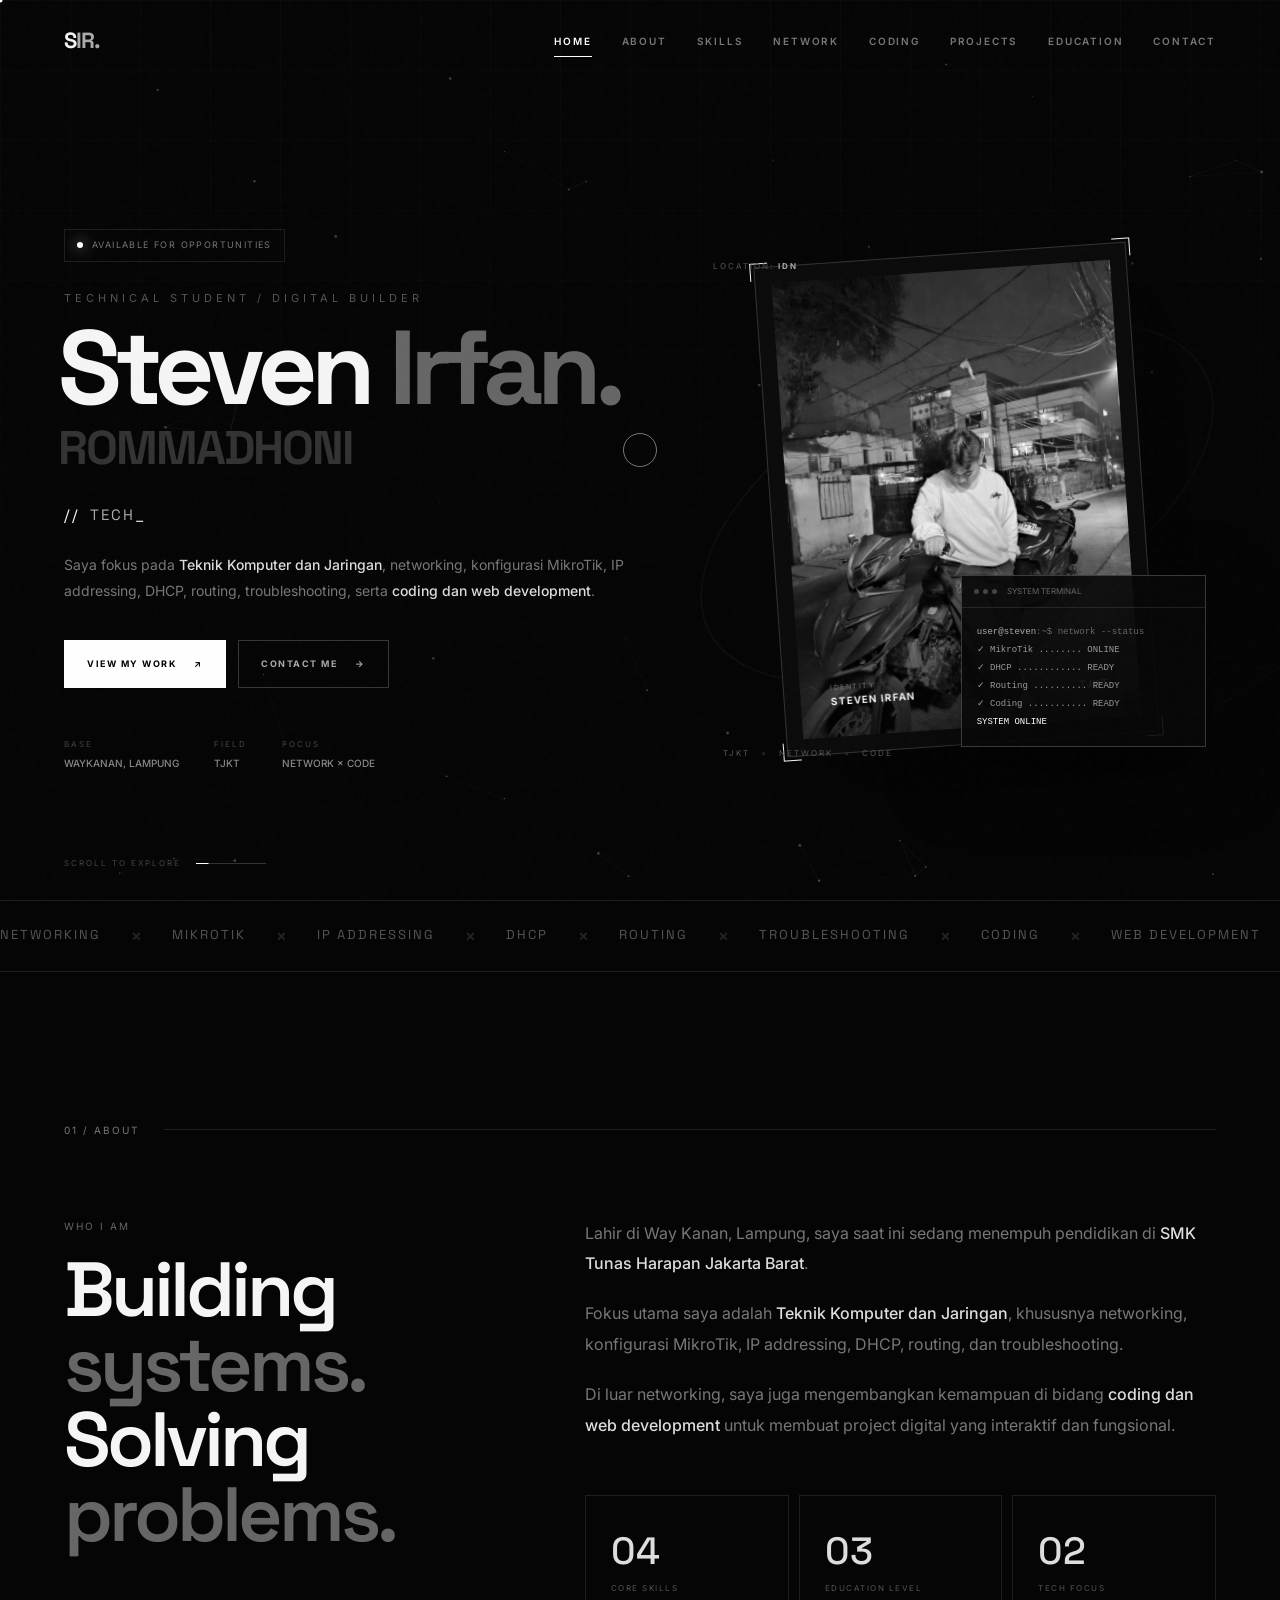
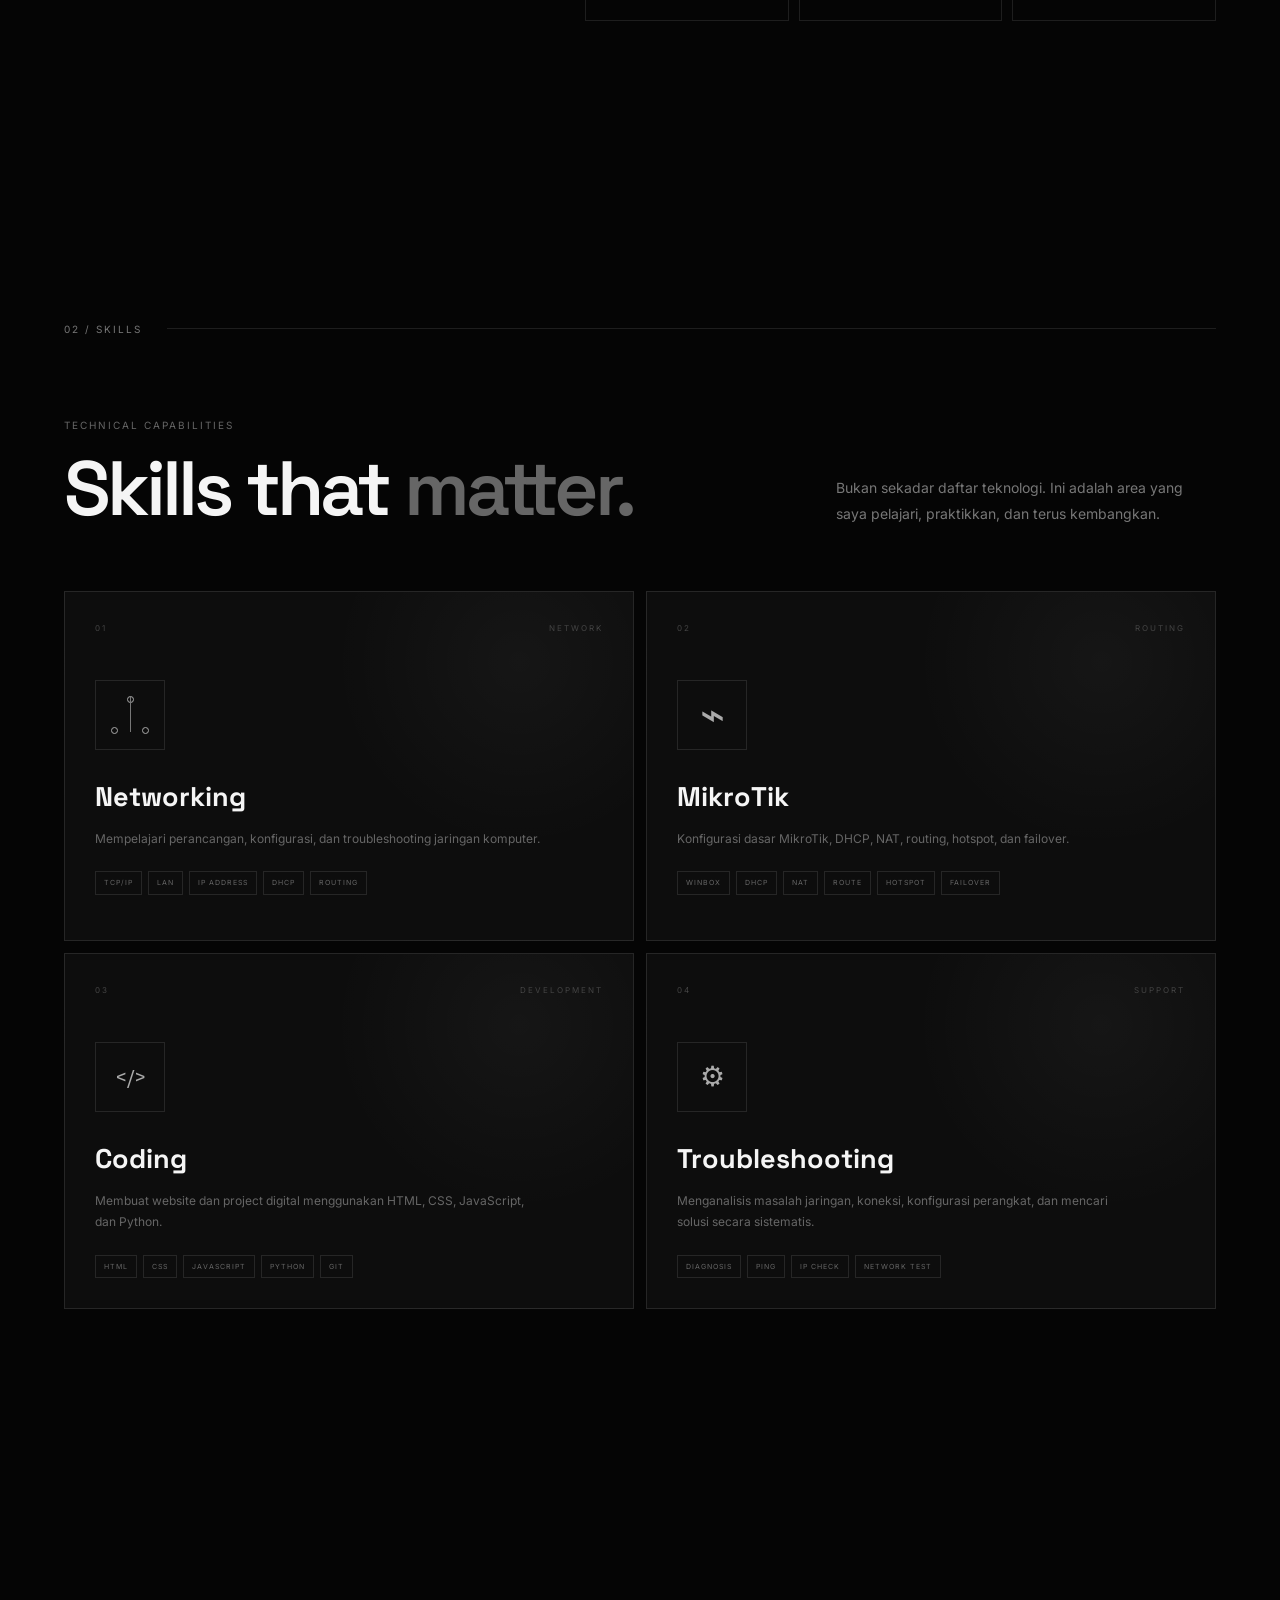
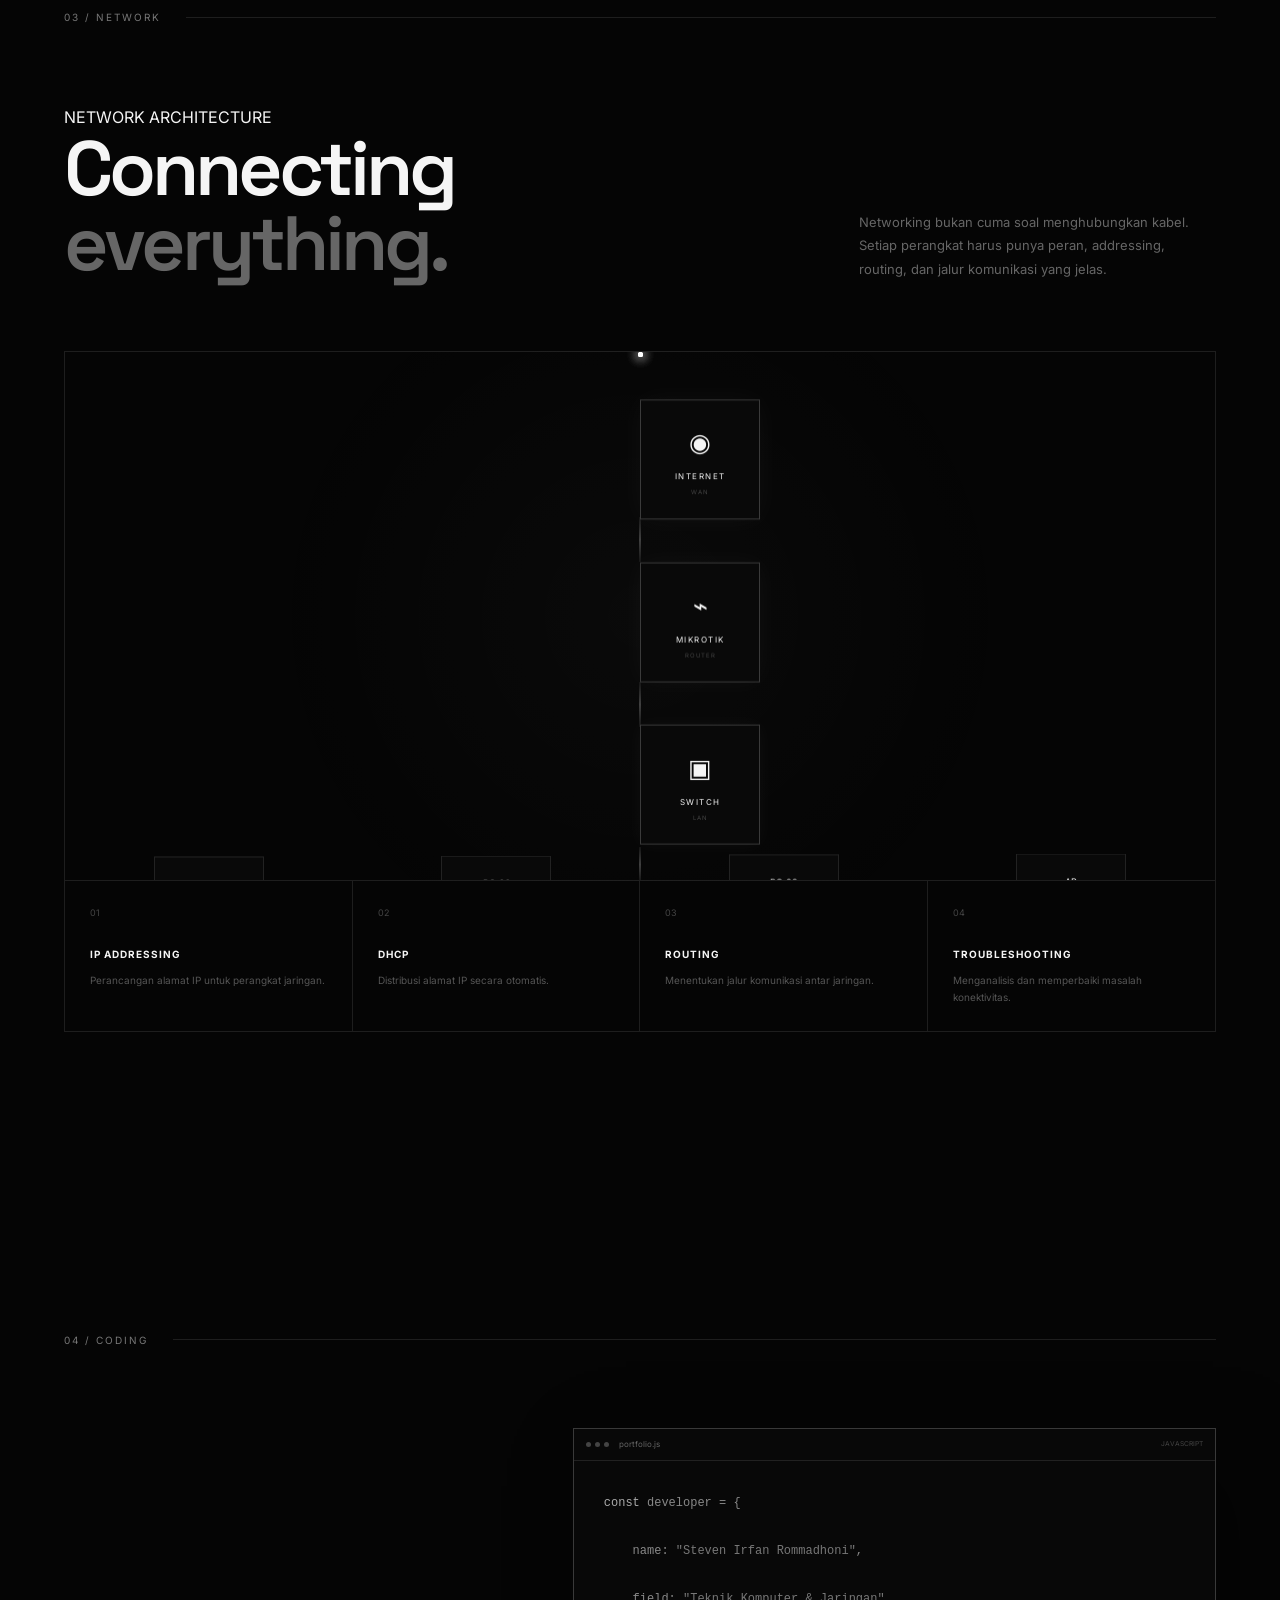
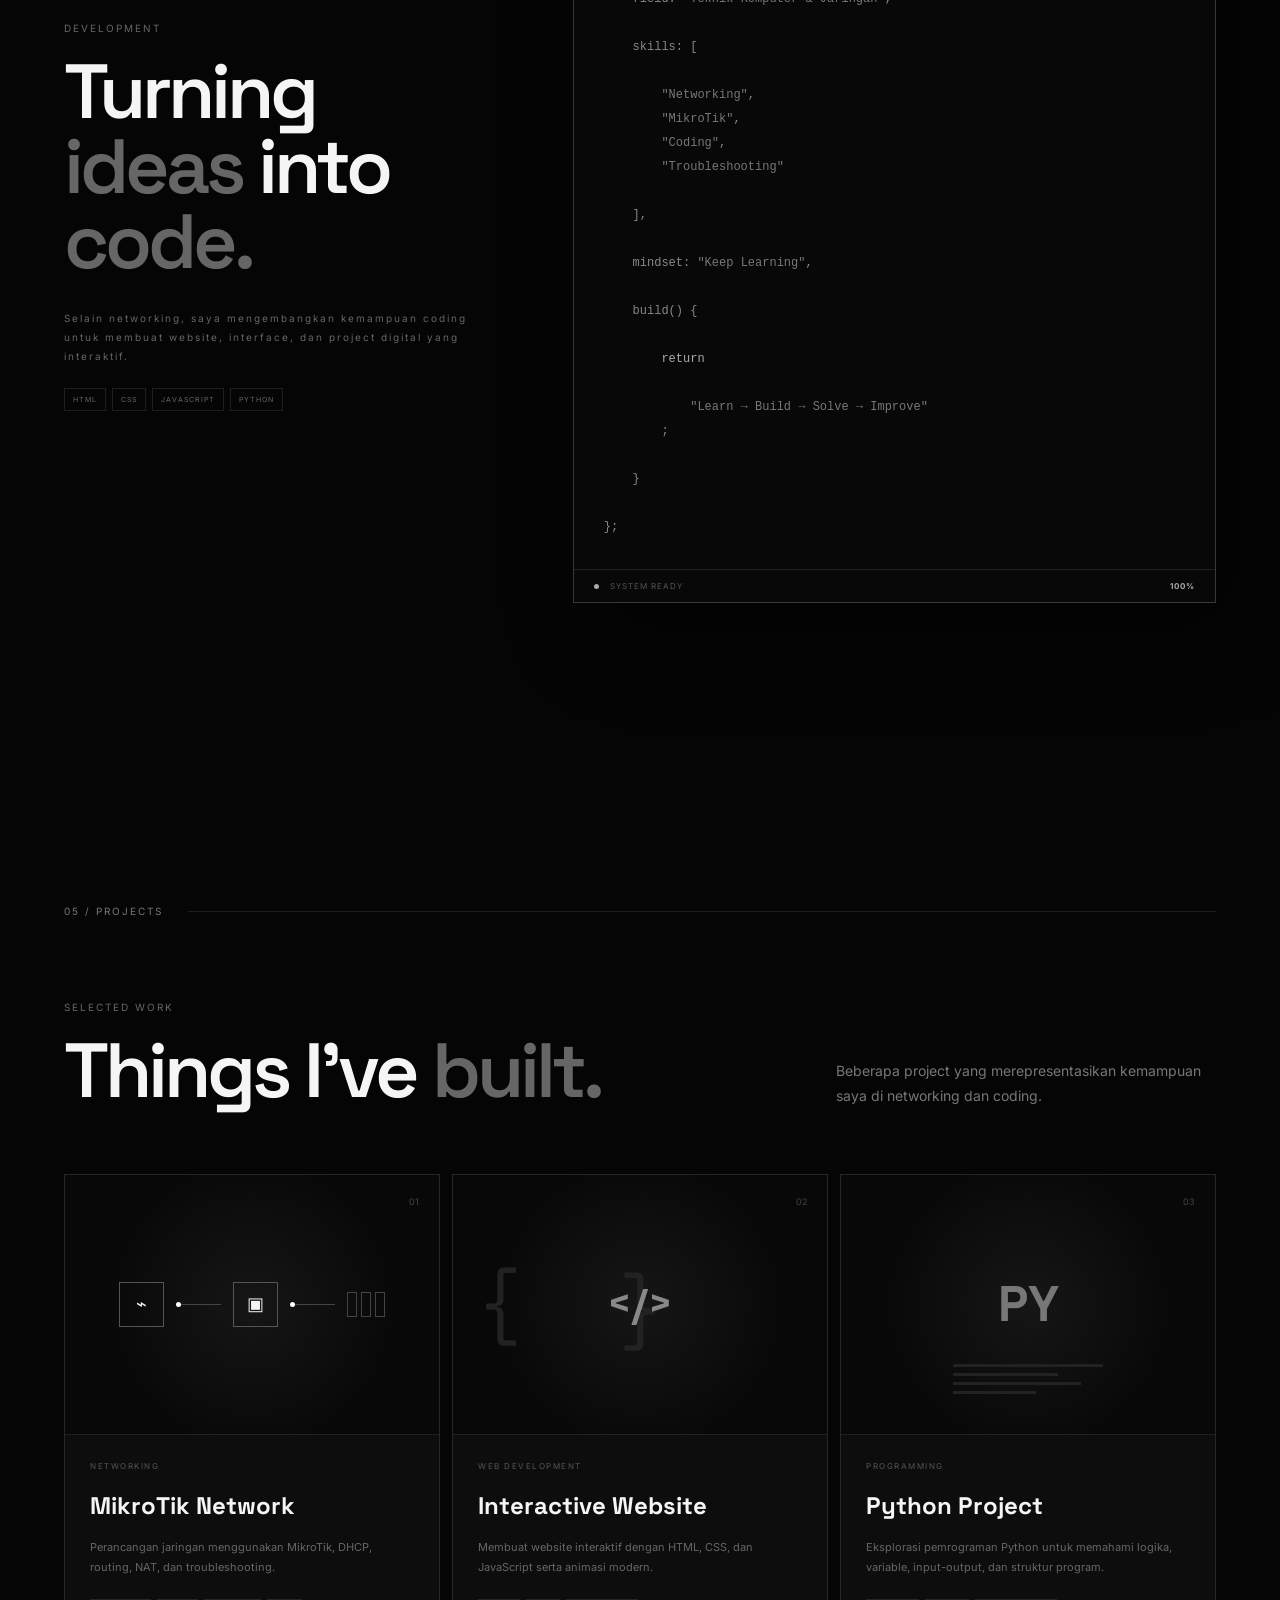
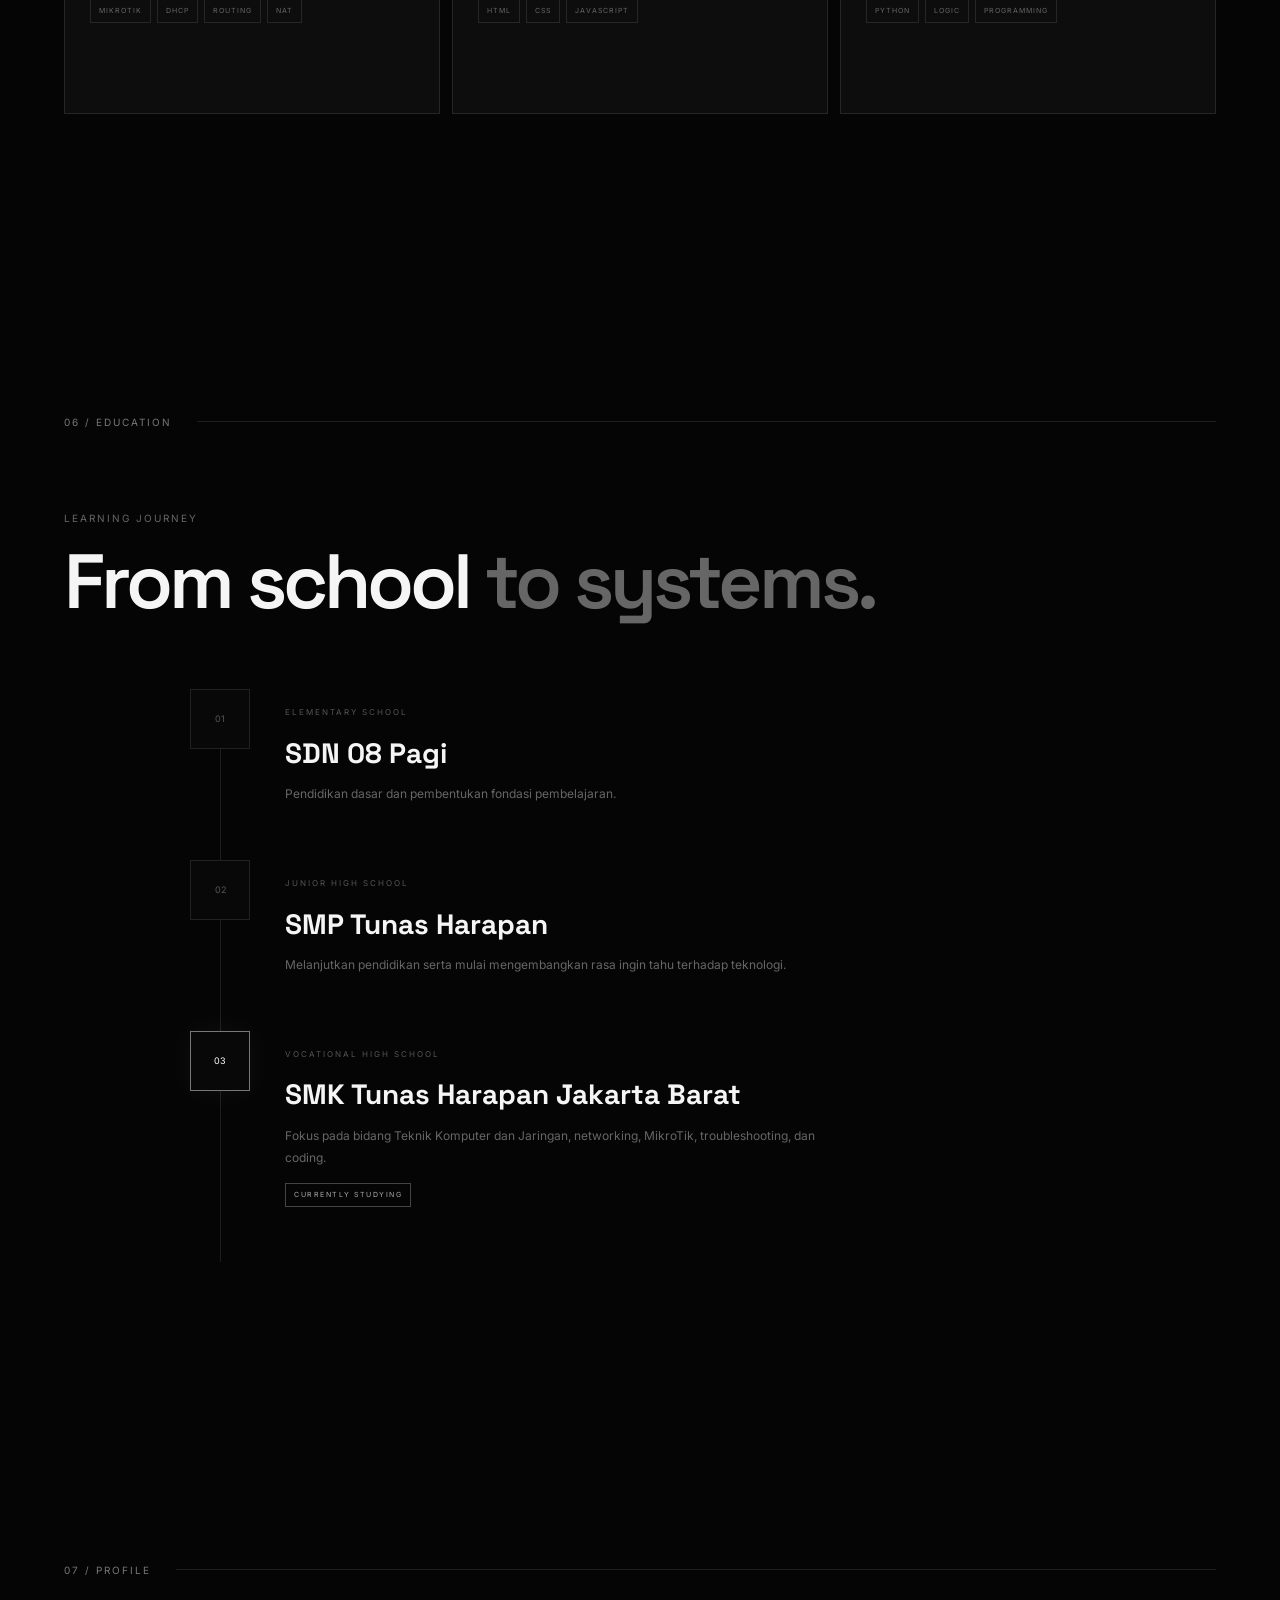
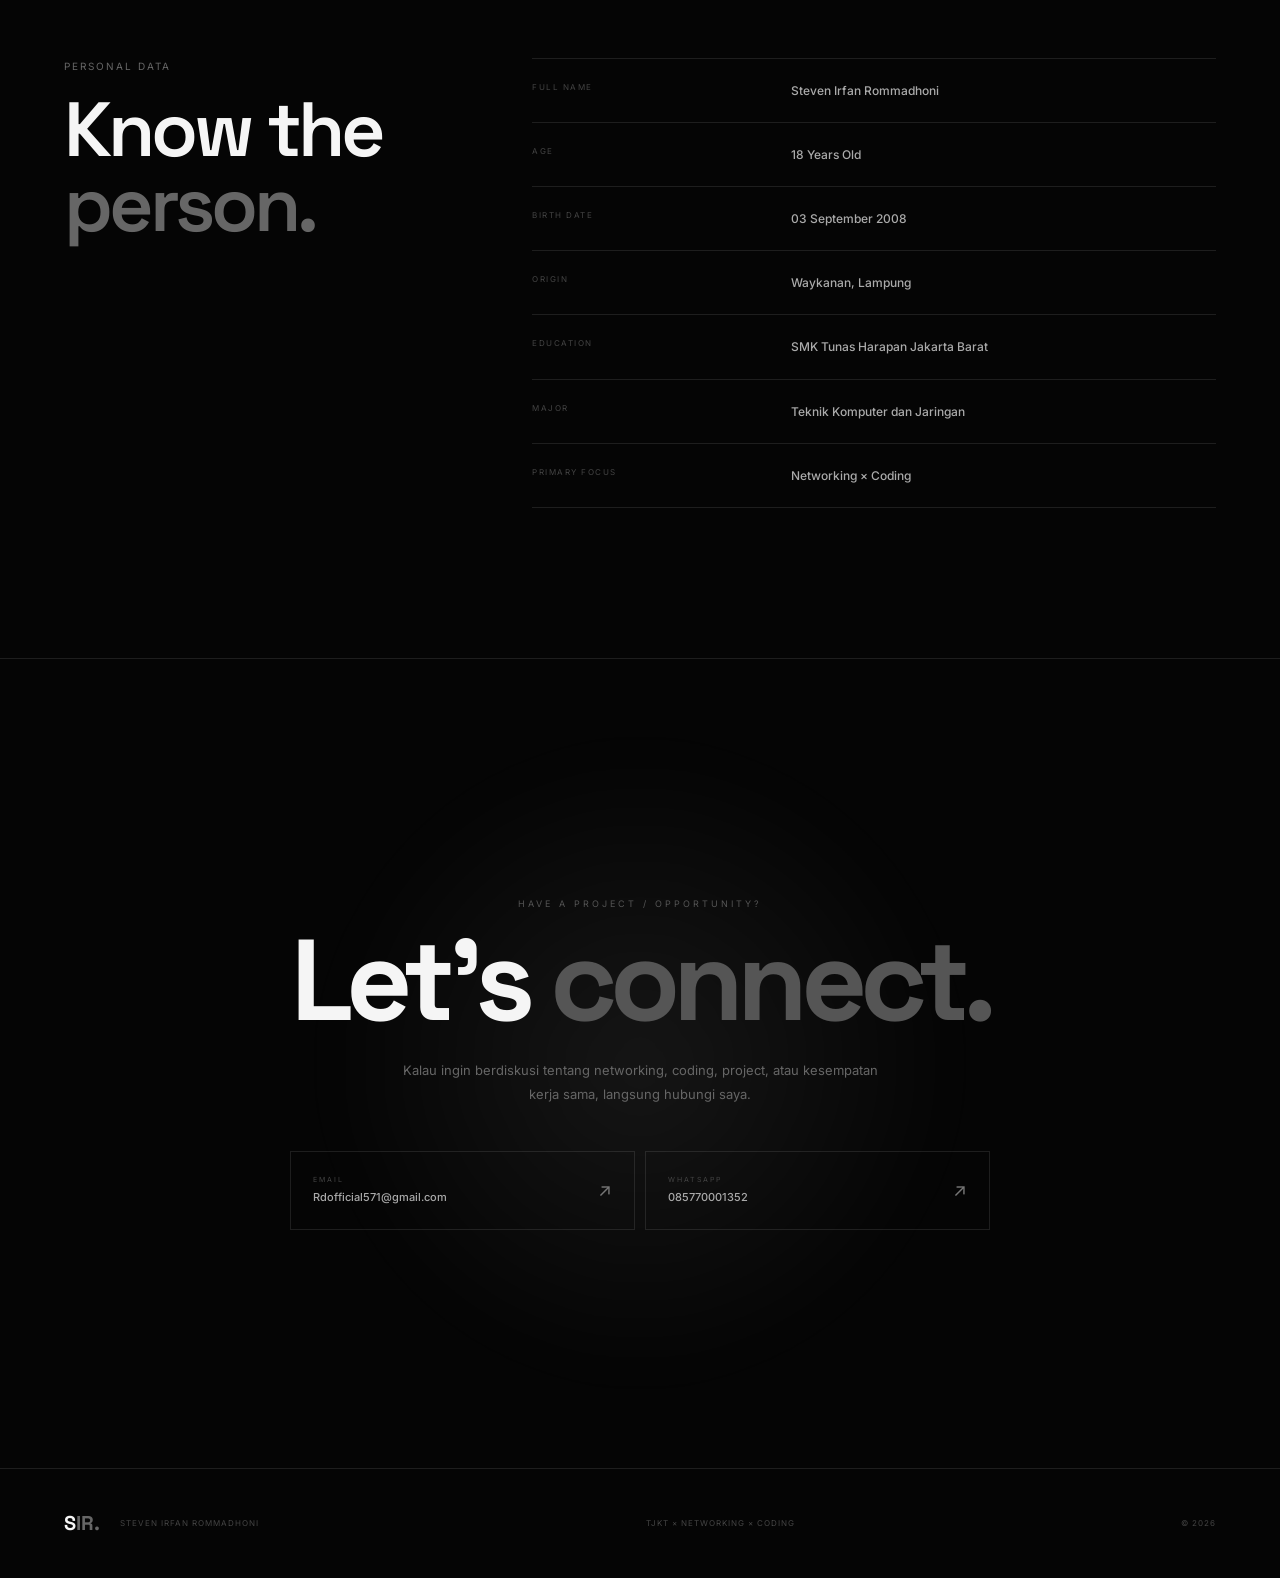
<file: index.html>
<!DOCTYPE html>
<html lang="id">
<head>
    <meta charset="UTF-8">
    <meta name="viewport" content="width=device-width, initial-scale=1.0">

    <meta
        name="description"
        content="Portfolio Steven Irfan Rommadhoni — Teknik Komputer dan Jaringan, Networking, MikroTik dan Coding."
    >

    <meta name="theme-color" content="#050505">

    <title>
        Steven Irfan Rommadhoni — TJKT × Networking × Coding
    </title>

    <link rel="preconnect" href="https://fonts.googleapis.com">
    <link rel="preconnect" href="https://fonts.gstatic.com" crossorigin>

    <link
        href="https://fonts.googleapis.com/css2?family=Inter:wght@400;500;600;700&family=Space+Grotesk:wght@400;500;600;700&display=swap"
        rel="stylesheet"
    >

    <link rel="stylesheet" href="style.css">
</head>

<body>

    <!-- LOADER -->
    <div id="loader">
        <div class="loader-inner">
            <div class="loader-logo">
                S<span>IR.</span>
            </div>

            <div class="loader-status">
                INITIALIZING PORTFOLIO
            </div>

            <div class="loader-progress">
                <span></span>
            </div>
        </div>
    </div>


    <!-- BACKGROUND -->
    <canvas id="networkCanvas"></canvas>
    <div class="grid-background"></div>
    <div class="noise"></div>


    <!-- CURSOR -->
    <div class="cursor-dot"></div>
    <div class="cursor-ring"></div>


    <!-- NAVBAR -->
    <header class="navbar">

        <a href="#home" class="brand magnetic">
            S<span>IR.</span>
        </a>

        <nav class="desktop-nav">

            <a href="#home" class="active">HOME</a>
            <a href="#about">ABOUT</a>
            <a href="#skills">SKILLS</a>
            <a href="#network">NETWORK</a>
            <a href="#coding">CODING</a>
            <a href="#projects">PROJECTS</a>
            <a href="#education">EDUCATION</a>
            <a href="#contact">CONTACT</a>

        </nav>

        <button class="menu-button" aria-label="Open menu">
            <span></span>
            <span></span>
        </button>

    </header>


    <!-- MOBILE MENU -->
    <div class="mobile-menu">

        <a href="#home">HOME</a>
        <a href="#about">ABOUT</a>
        <a href="#skills">SKILLS</a>
        <a href="#network">NETWORK</a>
        <a href="#coding">CODING</a>
        <a href="#projects">PROJECTS</a>
        <a href="#education">EDUCATION</a>
        <a href="#contact">CONTACT</a>

    </div>


    <main>

        <!-- HERO -->
        <section class="hero" id="home">

            <div class="hero-content reveal">

                <div class="availability">
                    <span></span>
                    AVAILABLE FOR OPPORTUNITIES
                </div>

                <div class="hero-kicker">
                    TECHNICAL STUDENT / DIGITAL BUILDER
                </div>

                <h1>
                    Steven
                    <span>Irfan.</span>
                    <strong>ROMMADHONI</strong>
                </h1>

                <div class="hero-role">
                    <span class="role-prefix">//</span>
                    <span class="typing-text">TECHNICIAN</span>
                    <span class="typing-cursor">_</span>
                </div>

                <p class="hero-description">

                    Saya fokus pada
                    <strong>Teknik Komputer dan Jaringan</strong>,
                    networking, konfigurasi MikroTik,
                    IP addressing, DHCP, routing,
                    troubleshooting, serta
                    <strong>coding dan web development</strong>.

                </p>

                <div class="hero-actions">

                    <a href="#projects" class="button button-primary magnetic">
                        VIEW MY WORK
                        <span>↗</span>
                    </a>

                    <a href="#contact" class="button button-ghost magnetic">
                        CONTACT ME
                        <span>→</span>
                    </a>

                </div>

                <div class="hero-meta">

                    <div>
                        <span>BASE</span>
                        <strong>WAYKANAN, LAMPUNG</strong>
                    </div>

                    <div>
                        <span>FIELD</span>
                        <strong>TJKT</strong>
                    </div>

                    <div>
                        <span>FOCUS</span>
                        <strong>NETWORK × CODE</strong>
                    </div>

                </div>

            </div>


            <!-- HERO VISUAL -->
            <div class="hero-visual">

                <div class="profile-orbit orbit-a"></div>
                <div class="profile-orbit orbit-b"></div>

                <div class="profile-frame">

                    <div class="frame-corner corner-tl"></div>
                    <div class="frame-corner corner-tr"></div>
                    <div class="frame-corner corner-bl"></div>
                    <div class="frame-corner corner-br"></div>

                    <div class="profile-image">

                        <img
                            src="assets/foto.jpg"
                            alt="Steven Irfan Rommadhoni"
                        >

                        <div class="image-overlay"></div>

                        <div class="profile-bottom">

                            <div>
                                <small>IDENTITY</small>
                                <strong>STEVEN IRFAN</strong>
                            </div>

                            <div>
                                <small>FIELD</small>
                                <strong>TJKT</strong>
                            </div>

                        </div>

                    </div>

                </div>


                <!-- SYSTEM TERMINAL -->
                <div class="terminal-card">

                    <div class="terminal-head">

                        <div class="terminal-dots">
                            <i></i>
                            <i></i>
                            <i></i>
                        </div>

                        SYSTEM TERMINAL

                    </div>

                    <div class="terminal-body">

                        <p>
                            <span>user@steven</span>:~$
                            network --status
                        </p>

                        <p class="success">
                            ✓ MikroTik ........ ONLINE
                        </p>

                        <p class="success">
                            ✓ DHCP ............ READY
                        </p>

                        <p class="success">
                            ✓ Routing .......... READY
                        </p>

                        <p class="success">
                            ✓ Coding ........... READY
                        </p>

                        <p class="active-terminal">
                            SYSTEM ONLINE
                        </p>

                    </div>

                </div>


                <div class="visual-label label-top">
                    LOCATION:
                    <strong>IDN</strong>
                </div>

                <div class="visual-label label-bottom">
                    TJKT
                    <span>×</span>
                    NETWORK
                    <span>×</span>
                    CODE
                </div>

            </div>


            <div class="scroll-indicator">
                SCROLL TO EXPLORE
                <div></div>
            </div>

        </section>


        <!-- MARQUEE -->
        <section class="marquee-section">

            <div class="marquee-track">

                <span>NETWORKING</span>
                <b>×</b>
                <span>MIKROTIK</span>
                <b>×</b>
                <span>IP ADDRESSING</span>
                <b>×</b>
                <span>DHCP</span>
                <b>×</b>
                <span>ROUTING</span>
                <b>×</b>
                <span>TROUBLESHOOTING</span>
                <b>×</b>
                <span>CODING</span>
                <b>×</b>
                <span>WEB DEVELOPMENT</span>
                <b>×</b>

                <span>NETWORKING</span>
                <b>×</b>
                <span>MIKROTIK</span>
                <b>×</b>
                <span>IP ADDRESSING</span>
                <b>×</b>
                <span>DHCP</span>
                <b>×</b>
                <span>ROUTING</span>
                <b>×</b>
                <span>TROUBLESHOOTING</span>
                <b>×</b>
                <span>CODING</span>
                <b>×</b>
                <span>WEB DEVELOPMENT</span>

            </div>

        </section>


        <!-- ABOUT -->
        <section class="section" id="about">

            <div class="section-heading">
                <span>01 / ABOUT</span>
                <div></div>
            </div>

            <div class="about-grid">

                <div class="about-title reveal">

                    <p>WHO I AM</p>

                    <h2>
                        Building
                        <span>systems.</span>
                        Solving
                        <span>problems.</span>
                    </h2>

                </div>


                <div class="about-content reveal">

                    <p>

                        Lahir di Way Kanan, Lampung,
                        saya saat ini sedang menempuh
                        pendidikan di
                        <strong>SMK Tunas Harapan Jakarta Barat</strong>.

                    </p>

                    <p>

                        Fokus utama saya adalah
                        <strong>Teknik Komputer dan Jaringan</strong>,
                        khususnya networking,
                        konfigurasi MikroTik,
                        IP addressing, DHCP,
                        routing, dan troubleshooting.

                    </p>

                    <p>

                        Di luar networking,
                        saya juga mengembangkan kemampuan
                        di bidang
                        <strong>coding dan web development</strong>
                        untuk membuat project digital
                        yang interaktif dan fungsional.

                    </p>


                    <!-- STATS -->
                    <div class="about-stats">

                        <div class="stat-box reveal">

                            <strong data-counter="4">0</strong>

                            <span>
                                CORE SKILLS
                            </span>

                        </div>


                        <div class="stat-box reveal">

                            <strong data-counter="3">0</strong>

                            <span>
                                EDUCATION LEVEL
                            </span>

                        </div>


                        <div class="stat-box reveal">

                            <strong data-counter="2">0</strong>

                            <span>
                                TECH FOCUS
                            </span>

                        </div>

                    </div>

                </div>

            </div>

        </section>


        <!-- SKILLS -->
        <section class="section" id="skills">

            <div class="section-heading">
                <span>02 / SKILLS</span>
                <div></div>
            </div>

            <div class="section-intro">

                <div>

                    <p>TECHNICAL CAPABILITIES</p>

                    <h2>
                        Skills that
                        <span>matter.</span>
                    </h2>

                </div>

                <p>
                    Bukan sekadar daftar teknologi.
                    Ini adalah area yang saya pelajari,
                    praktikkan, dan terus kembangkan.
                </p>

            </div>


            <div class="skills-grid">

                <div class="skill-card reveal">

                    <div class="skill-top">
                        <span>01</span>
                        <span>NETWORK</span>
                    </div>

                    <div class="skill-icon network-icon">
                        <span></span>
                        <span></span>
                        <span></span>
                        <span></span>
                    </div>

                    <h3>Networking</h3>

                    <p>
                        Mempelajari perancangan,
                        konfigurasi, dan troubleshooting
                        jaringan komputer.
                    </p>

                    <div class="skill-tags">
                        <span>TCP/IP</span>
                        <span>LAN</span>
                        <span>IP ADDRESS</span>
                        <span>DHCP</span>
                        <span>ROUTING</span>
                    </div>

                </div>


                <div class="skill-card reveal">

                    <div class="skill-top">
                        <span>02</span>
                        <span>ROUTING</span>
                    </div>

                    <div class="skill-icon router-icon">
                        ⌁
                    </div>

                    <h3>MikroTik</h3>

                    <p>
                        Konfigurasi dasar MikroTik,
                        DHCP, NAT, routing,
                        hotspot, dan failover.
                    </p>

                    <div class="skill-tags">
                        <span>WINBOX</span>
                        <span>DHCP</span>
                        <span>NAT</span>
                        <span>ROUTE</span>
                        <span>HOTSPOT</span>
                        <span>FAILOVER</span>
                    </div>

                </div>


                <div class="skill-card reveal">

                    <div class="skill-top">
                        <span>03</span>
                        <span>DEVELOPMENT</span>
                    </div>

                    <div class="skill-icon code-icon">
                        &lt;/&gt;
                    </div>

                    <h3>Coding</h3>

                    <p>
                        Membuat website dan project
                        digital menggunakan HTML,
                        CSS, JavaScript, dan Python.
                    </p>

                    <div class="skill-tags">
                        <span>HTML</span>
                        <span>CSS</span>
                        <span>JAVASCRIPT</span>
                        <span>PYTHON</span>
                        <span>GIT</span>
                    </div>

                </div>


                <div class="skill-card reveal">

                    <div class="skill-top">
                        <span>04</span>
                        <span>SUPPORT</span>
                    </div>

                    <div class="skill-icon troubleshoot-icon">
                        ⚙
                    </div>

                    <h3>Troubleshooting</h3>

                    <p>
                        Menganalisis masalah jaringan,
                        koneksi, konfigurasi perangkat,
                        dan mencari solusi secara sistematis.
                    </p>

                    <div class="skill-tags">
                        <span>DIAGNOSIS</span>
                        <span>PING</span>
                        <span>IP CHECK</span>
                        <span>NETWORK TEST</span>
                    </div>

                </div>

            </div>

        </section>


        <!-- NETWORK -->
        <section class="section" id="network">

            <div class="section-heading">
                <span>03 / NETWORK</span>
                <div></div>
            </div>

            <div class="network-heading">

                <div>

                    <p>NETWORK ARCHITECTURE</p>

                    <h2>
                        Connecting
                        <span>everything.</span>
                    </h2>

                </div>

                <p>
                    Networking bukan cuma soal
                    menghubungkan kabel.
                    Setiap perangkat harus punya
                    peran, addressing, routing,
                    dan jalur komunikasi yang jelas.
                </p>

            </div>


            <div class="network-diagram">

                <div class="network-node internet-node">

                    <div class="node-icon">◉</div>

                    <span>INTERNET</span>

                    <small>WAN</small>

                </div>


                <div class="network-node router-node">

                    <div class="node-icon">⌁</div>

                    <span>MIKROTIK</span>

                    <small>ROUTER</small>

                </div>


                <div class="network-node switch-node">

                    <div class="node-icon">▣</div>

                    <span>SWITCH</span>

                    <small>LAN</small>

                </div>


                <div class="network-line line-1"></div>
                <div class="network-line line-2"></div>
                <div class="network-line line-3"></div>

                <div class="packet packet-a"></div>
                <div class="packet packet-b"></div>
                <div class="packet packet-c"></div>


                <div class="network-clients">

                    <div class="client-node">
                        <span>PC 01</span>
                        <small>CLIENT</small>
                    </div>

                    <div class="client-node">
                        <span>PC 02</span>
                        <small>CLIENT</small>
                    </div>

                    <div class="client-node">
                        <span>PC 03</span>
                        <small>CLIENT</small>
                    </div>

                    <div class="client-node">
                        <span>AP</span>
                        <small>WIRELESS</small>
                    </div>

                </div>

            </div>


            <div class="network-features">

                <div>
                    <span>01</span>
                    <strong>IP ADDRESSING</strong>
                    <p>
                        Perancangan alamat IP
                        untuk perangkat jaringan.
                    </p>
                </div>

                <div>
                    <span>02</span>
                    <strong>DHCP</strong>
                    <p>
                        Distribusi alamat IP
                        secara otomatis.
                    </p>
                </div>

                <div>
                    <span>03</span>
                    <strong>ROUTING</strong>
                    <p>
                        Menentukan jalur komunikasi
                        antar jaringan.
                    </p>
                </div>

                <div>
                    <span>04</span>
                    <strong>TROUBLESHOOTING</strong>
                    <p>
                        Menganalisis dan memperbaiki
                        masalah konektivitas.
                    </p>
                </div>

            </div>

        </section>


        <!-- CODING -->
        <section class="section" id="coding">

            <div class="section-heading">
                <span>04 / CODING</span>
                <div></div>
            </div>

            <div class="coding-grid">

                <div class="coding-copy reveal">

                    <p>DEVELOPMENT</p>

                    <h2>
                        Turning
                        <span>ideas</span>
                        into
                        <span>code.</span>
                    </h2>

                    <p class="coding-description">

                        Selain networking,
                        saya mengembangkan kemampuan
                        coding untuk membuat website,
                        interface, dan project digital
                        yang interaktif.

                    </p>

                    <div class="language-list">

                        <span>HTML</span>
                        <span>CSS</span>
                        <span>JAVASCRIPT</span>
                        <span>PYTHON</span>

                    </div>

                </div>


                <div class="code-window reveal">

                    <div class="code-header">

                        <div class="code-dots">
                            <i></i>
                            <i></i>
                            <i></i>
                        </div>

                        portfolio.js

                        <small>
                            JAVASCRIPT
                        </small>

                    </div>


                    <pre><code><span class="code-keyword">const</span> developer = {

    name: <span class="code-string">"Steven Irfan Rommadhoni"</span>,

    field: <span class="code-string">"Teknik Komputer & Jaringan"</span>,

    skills: [

        <span class="code-string">"Networking"</span>,
        <span class="code-string">"MikroTik"</span>,
        <span class="code-string">"Coding"</span>,
        <span class="code-string">"Troubleshooting"</span>

    ],

    mindset: <span class="code-string">"Keep Learning"</span>,

    build() {

        <span class="code-keyword">return</span>
        <span class="code-string">
            "Learn → Build → Solve → Improve"
        </span>;

    }

};</code></pre>


                    <div class="code-status">

                        <span></span>

                        SYSTEM READY

                        <b>100%</b>

                    </div>

                </div>

            </div>

        </section>


        <!-- PROJECTS -->
        <section class="section" id="projects">

            <div class="section-heading">
                <span>05 / PROJECTS</span>
                <div></div>
            </div>

            <div class="section-intro">

                <div>

                    <p>SELECTED WORK</p>

                    <h2>
                        Things I've
                        <span>built.</span>
                    </h2>

                </div>

                <p>
                    Beberapa project yang
                    merepresentasikan kemampuan
                    saya di networking dan coding.
                </p>

            </div>


            <div class="projects-grid">


                <article class="project-card reveal">

                    <div class="project-number">01</div>

                    <div class="project-visual network-project">

                        <div class="mini-router">⌁</div>
                        <div class="mini-line"></div>
                        <div class="mini-switch">▣</div>
                        <div class="mini-line"></div>

                        <div class="mini-pcs">
                            <i></i>
                            <i></i>
                            <i></i>
                        </div>

                    </div>


                    <div class="project-info">

                        <div class="project-type">
                            NETWORKING
                        </div>

                        <h3>
                            MikroTik Network
                        </h3>

                        <p>
                            Perancangan jaringan
                            menggunakan MikroTik,
                            DHCP, routing, NAT,
                            dan troubleshooting.
                        </p>

                        <div class="project-tech">
                            <span>MIKROTIK</span>
                            <span>DHCP</span>
                            <span>ROUTING</span>
                            <span>NAT</span>
                        </div>

                    </div>

                </article>


                <article class="project-card reveal">

                    <div class="project-number">02</div>

                    <div class="project-visual code-project">

                        <span>{</span>

                        <div>
                            &lt;/&gt;
                        </div>

                        <span>}</span>

                    </div>


                    <div class="project-info">

                        <div class="project-type">
                            WEB DEVELOPMENT
                        </div>

                        <h3>
                            Interactive Website
                        </h3>

                        <p>
                            Membuat website interaktif
                            dengan HTML, CSS, dan
                            JavaScript serta animasi
                            modern.
                        </p>

                        <div class="project-tech">
                            <span>HTML</span>
                            <span>CSS</span>
                            <span>JAVASCRIPT</span>
                        </div>

                    </div>

                </article>


                <article class="project-card reveal">

                    <div class="project-number">03</div>

                    <div class="project-visual python-project">

                        <div class="python-symbol">
                            PY
                        </div>

                        <div class="python-lines">
                            <i></i>
                            <i></i>
                            <i></i>
                            <i></i>
                        </div>

                    </div>


                    <div class="project-info">

                        <div class="project-type">
                            PROGRAMMING
                        </div>

                        <h3>
                            Python Project
                        </h3>

                        <p>
                            Eksplorasi pemrograman
                            Python untuk memahami
                            logika, variable,
                            input-output, dan
                            struktur program.
                        </p>

                        <div class="project-tech">
                            <span>PYTHON</span>
                            <span>LOGIC</span>
                            <span>PROGRAMMING</span>
                        </div>

                    </div>

                </article>

            </div>

        </section>


        <!-- EDUCATION -->
        <section class="section" id="education">

            <div class="section-heading">
                <span>06 / EDUCATION</span>
                <div></div>
            </div>

            <div class="education-title reveal">

                <p>LEARNING JOURNEY</p>

                <h2>
                    From school
                    <span>to systems.</span>
                </h2>

            </div>


            <div class="timeline">


                <div class="timeline-item reveal">

                    <div class="timeline-index">
                        01
                    </div>

                    <div class="timeline-content">

                        <span>
                            ELEMENTARY SCHOOL
                        </span>

                        <h3>
                            SDN 08 Pagi
                        </h3>

                        <p>
                            Pendidikan dasar dan
                            pembentukan fondasi
                            pembelajaran.
                        </p>

                    </div>

                </div>


                <div class="timeline-item reveal">

                    <div class="timeline-index">
                        02
                    </div>

                    <div class="timeline-content">

                        <span>
                            JUNIOR HIGH SCHOOL
                        </span>

                        <h3>
                            SMP Tunas Harapan
                        </h3>

                        <p>
                            Melanjutkan pendidikan
                            serta mulai mengembangkan
                            rasa ingin tahu terhadap
                            teknologi.
                        </p>

                    </div>

                </div>


                <div class="timeline-item active reveal">

                    <div class="timeline-index">
                        03
                    </div>

                    <div class="timeline-content">

                        <span>
                            VOCATIONAL HIGH SCHOOL
                        </span>

                        <h3>
                            SMK Tunas Harapan Jakarta Barat
                        </h3>

                        <p>
                            Fokus pada bidang
                            Teknik Komputer dan Jaringan,
                            networking, MikroTik,
                            troubleshooting, dan coding.
                        </p>

                        <div class="current-badge">
                            CURRENTLY STUDYING
                        </div>

                    </div>

                </div>

            </div>

        </section>


        <!-- PROFILE -->
        <section class="section" id="profile">

            <div class="section-heading">
                <span>07 / PROFILE</span>
                <div></div>
            </div>

            <div class="profile-grid">

                <div class="profile-title reveal">

                    <p>PERSONAL DATA</p>

                    <h2>
                        Know the
                        <span>person.</span>
                    </h2>

                </div>


                <div class="profile-data reveal">

                    <div class="data-row">
                        <span>FULL NAME</span>
                        <strong>
                            Steven Irfan Rommadhoni
                        </strong>
                    </div>

                    <div class="data-row">
                        <span>AGE</span>
                        <strong>
                            18 Years Old
                        </strong>
                    </div>

                    <div class="data-row">
                        <span>BIRTH DATE</span>
                        <strong>
                            03 September 2008
                        </strong>
                    </div>

                    <div class="data-row">
                        <span>ORIGIN</span>
                        <strong>
                            Waykanan, Lampung
                        </strong>
                    </div>

                    <div class="data-row">
                        <span>EDUCATION</span>
                        <strong>
                            SMK Tunas Harapan Jakarta Barat
                        </strong>
                    </div>

                    <div class="data-row">
                        <span>MAJOR</span>
                        <strong>
                            Teknik Komputer dan Jaringan
                        </strong>
                    </div>

                    <div class="data-row">
                        <span>PRIMARY FOCUS</span>
                        <strong>
                            Networking × Coding
                        </strong>
                    </div>

                </div>

            </div>

        </section>


        <!-- CONTACT -->
        <section class="contact-section" id="contact">

            <div class="contact-glow"></div>

            <div class="contact-inner reveal">

                <div class="contact-kicker">
                    HAVE A PROJECT / OPPORTUNITY?
                </div>

                <h2>
                    Let's
                    <span>connect.</span>
                </h2>

                <p class="contact-description">

                    Kalau ingin berdiskusi tentang
                    networking, coding, project,
                    atau kesempatan kerja sama,
                    langsung hubungi saya.

                </p>


                <div class="contact-buttons">


                    <!-- EMAIL -->

                    <a
                        href="mailto:Rdofficial571@gmail.com?subject=Portfolio%20Steven%20Irfan%20Rommadhoni"
                        class="contact-card magnetic"
                    >

                        <div>

                            <small>EMAIL</small>

                            <strong>
                                Rdofficial571@gmail.com
                            </strong>

                        </div>

                        <span>↗</span>

                    </a>


                    <!-- WHATSAPP -->

                    <a
                        href="https://wa.me/6285770001352?text=Halo%20Steven,%20saya%20melihat%20portfolio%20kamu."
                        target="_blank"
                        rel="noopener noreferrer"
                        class="contact-card magnetic"
                    >

                        <div>

                            <small>WHATSAPP</small>

                            <strong>
                                085770001352
                            </strong>

                        </div>

                        <span>↗</span>

                    </a>

                </div>

            </div>

        </section>

    </main>


    <!-- FOOTER -->
    <footer>

        <div>

            <strong>
                S<span>IR.</span>
            </strong>

            <p>
                STEVEN IRFAN ROMMADHONI
            </p>

        </div>

        <p>
            TJKT × NETWORKING × CODING
        </p>

        <p>
            © 2026
        </p>

    </footer>


    <!-- JAVASCRIPT -->
    <script src="script.js"></script>

</body>
</html>
</file>
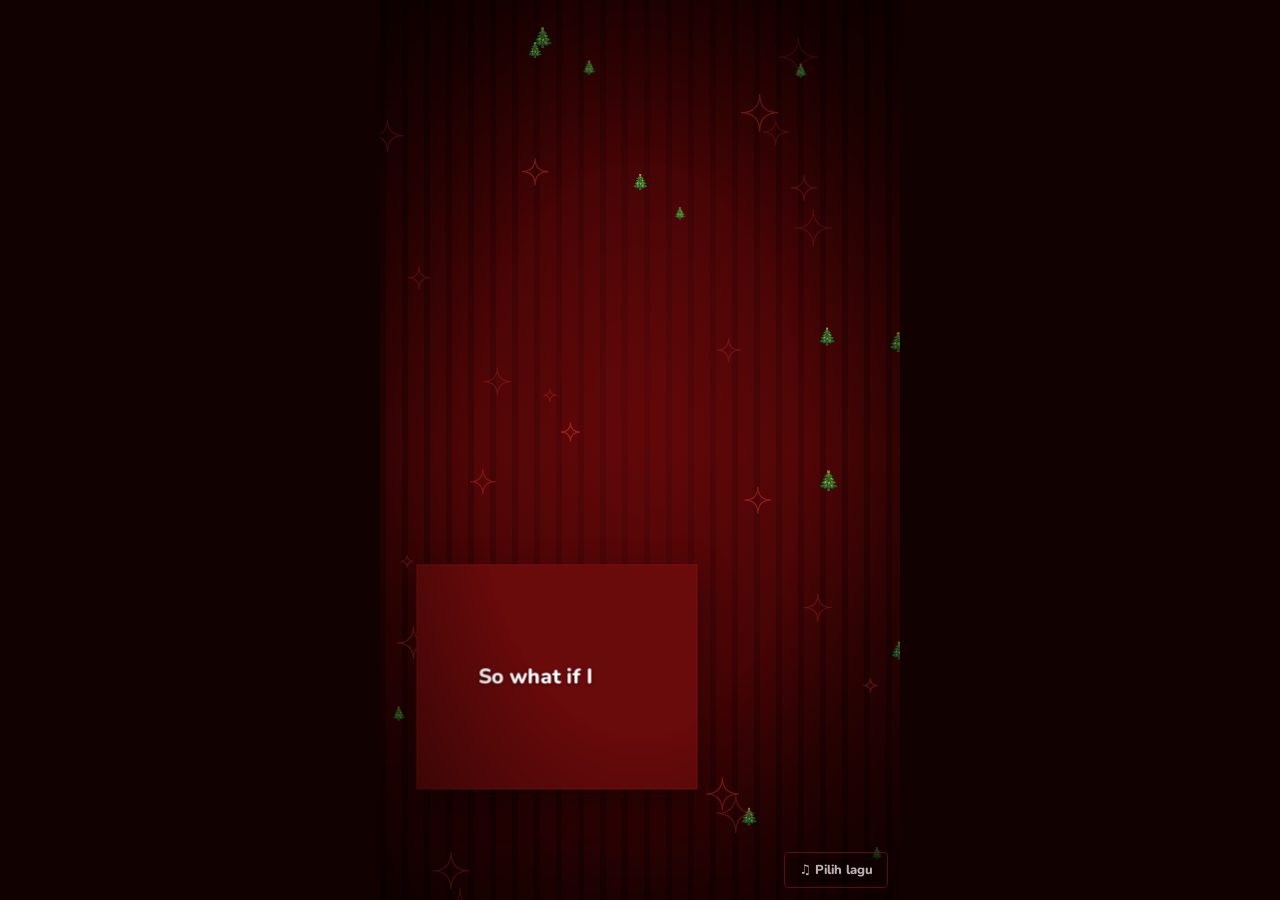
<file: opangganteng.html>
<!DOCTYPE html>
<html lang="id">
<head>
<meta charset="UTF-8">
<meta name="viewport" content="width=device-width, initial-scale=1, viewport-fit=cover">
<title>Merry Christmas</title>
<link href="https://fonts.googleapis.com/css2?family=Nunito:wght@800&display=swap" rel="stylesheet">
<style>
:root{
  --bg-deep:#2a0203; --bg-mid:#4a0506; --box:#690a0b; --box-edge:#7e1112; --text:#fff;
  box-sizing:border-box;
  padding-top:env(safe-area-inset-top,0px);
  padding-bottom:env(safe-area-inset-bottom,0px);
}
html{scroll-padding-top:env(safe-area-inset-top,0px)}
*{box-sizing:border-box;margin:0}
html,body{height:100%;overflow:hidden;background:#120101;font-family:'Nunito',system-ui,-apple-system,'Segoe UI',Roboto,sans-serif}
#stage{
  position:fixed;top:0;bottom:0;left:50%;width:min(100vw,520px);transform:translateX(-50%);overflow:hidden;
  background:
    radial-gradient(ellipse at 50% 45%,rgba(120,10,12,.55),transparent 70%),
    repeating-linear-gradient(90deg,rgba(0,0,0,.28) 0 6px,rgba(0,0,0,0) 6px 22px),
    linear-gradient(180deg,#240102,#4a0506 50%,#2a0203);
}
#stage::after{ /* vignette */
  content:"";position:absolute;inset:0;pointer-events:none;
  background:radial-gradient(ellipse at center,transparent 45%,rgba(0,0,0,.65) 100%);
}
canvas{position:absolute;inset:0;width:100%;height:100%}
.box{
  position:absolute;top:0;left:0;
  width:54%;max-width:300px;aspect-ratio:5/4;
  display:flex;align-items:center;justify-content:center;
  padding:18px;text-align:center;
  background:var(--box);border:1px solid var(--box-edge);
  box-shadow:0 14px 34px rgba(0,0,0,.4);
  color:var(--text);font-weight:800;font-size:clamp(16px,4.6vw,21px);line-height:1.3;
  text-shadow:0 1px 3px rgba(0,0,0,.5);
  will-change:transform;
}
.box .h{visibility:hidden}
#songbtn{
  position:absolute;z-index:5;right:12px;bottom:calc(12px + env(safe-area-inset-bottom,0px));
  font-weight:800;font-size:13px;color:var(--text);cursor:pointer;opacity:.7;
  padding:8px 14px;border-radius:4px;background:rgba(0,0,0,.35);border:1px solid var(--box-edge);
}
#songbtn:hover,#songbtn:focus-within{opacity:1}
#songbtn input{display:none}
</style>
</head>
<body>
<div id="stage">
  <canvas id="fx"></canvas>
  <div id="boxes"></div>
  <label id="songbtn">&#9835; Pilih lagu<input id="song" type="file" accept="audio/*"></label>
</div>

<script>
/* ====== PENGATURAN — ubah di sini ====== */
const CONFIG = {
  lineDelay: 4500,   // jeda antar kotak (ms)
  typeSpeed:  70,     // kecepatan mengetik (ms per huruf)
  gap: 28,           // jarak antar kotak (px)
  restartDelay: 3000 // jeda sebelum mengulang dari awal (ms)
};
/* Ganti isi array ini dengan lirik lagu kamu, satu baris = satu kotak */
const LYRICS = [
  "So what if I call",
  "And you pick up the phone",
  "And I use this holiday to make my way to your ghost",
  "Oh, what if you're lonely",
  "And you know I am too",
  "And I get the chance to say",
  "Merry Christmas, I miss you",
  "I miss you" 
];
/* ====== Mesin animasi ====== */
const reduce = matchMedia('(prefers-reduced-motion: reduce)').matches;
const stage = document.getElementById('stage');
const boxesEl = document.getElementById('boxes');
const cv = document.getElementById('fx');
const ctx = cv.getContext('2d');
let W = 0, H = 0, dpr = 1;

function resize(){
  dpr = Math.min(devicePixelRatio || 1, 2);
  W = stage.clientWidth; H = stage.clientHeight;
  cv.width = W * dpr; cv.height = H * dpr;
  ctx.setTransform(dpr, 0, 0, dpr, 0, 0);
}
addEventListener('resize', resize); resize();

/* Partikel: pohon Natal jatuh + kilau berlian */
const particles = [];
function spawnParticle(initial){
  const tree = Math.random() < 0.4;
  particles.push({
    tree,
    x: Math.random() * W,
    y: initial ? Math.random() * H : -20,
    size: tree ? 11 + Math.random() * 8 : 6 + Math.random() * 16,
    vy: tree ? 14 + Math.random() * 18 : 4 + Math.random() * 12,
    vx: (Math.random() - .5) * 8,
    ph: Math.random() * 6.28,
    sp: .6 + Math.random() * 1.4
  });
}
const COUNT = reduce ? 18 : 42;
for(let i = 0; i < COUNT; i++) spawnParticle(true);

function drawSparkle(x, y, s, a){
  ctx.strokeStyle = 'rgba(255,70,70,' + a + ')';
  ctx.lineWidth = 1.2;
  ctx.beginPath();
  ctx.moveTo(x, y - s);
  ctx.quadraticCurveTo(x, y, x + s, y);
  ctx.quadraticCurveTo(x, y, x, y + s);
  ctx.quadraticCurveTo(x, y, x - s, y);
  ctx.quadraticCurveTo(x, y, x, y - s);
  ctx.stroke();
}

/* Kotak lirik: posisi dihitung dari jam, jadi jarak selalu rata walau FPS turun */
let boxes = [], idx = 0, step = 260, maxH = 230, baseY = 0, t0 = 0, endAt = 0, started = false, audio = null, timers = [];
const wait = (fn, ms) => { const t = setTimeout(fn, ms); timers.push(t); };

function measure(){ /* ukur kotak tertinggi supaya jarak antar kotak pasti cukup */
  const probe = document.createElement('div');
  probe.className = 'box'; probe.style.visibility = 'hidden';
  boxesEl.appendChild(probe);
  maxH = probe.offsetHeight;
  for(const l of LYRICS){ probe.textContent = l; maxH = Math.max(maxH, probe.offsetHeight); }
  probe.remove();
  step = maxH + CONFIG.gap;
  baseY = Math.max(8, H - maxH - 48);
}

function addBox(text, i, instant){
  const el = document.createElement('div');
  el.className = 'box';
  el.innerHTML = '<span><span class="t"></span><span class="h"></span></span>';
  boxesEl.appendChild(el);
  const w = el.offsetWidth, pad = W * .07;
  boxes.push({ el, i, x: i % 2 === 0 ? pad : W - w - pad });
  if(instant) el.querySelector('.t').textContent = text; else type(el, text);
}

function type(el, text){
  const t = el.querySelector('.t'), h = el.querySelector('.h');
  const chars = Array.from(text);
  let n = 0;
  (function go(){
    if(n > chars.length) return;
    t.textContent = chars.slice(0, n).join('');
    h.textContent = chars.slice(n).join('');
    n++;
    wait(go, CONFIG.typeSpeed);
  })();
}

function restart(){
  timers.forEach(clearTimeout); timers = [];
  boxesEl.innerHTML = ''; boxes = []; idx = 0; endAt = 0;
  measure();
  t0 = performance.now();
  started = true;
  if(audio){ audio.currentTime = 0; audio.play().catch(() => {}); }
}

let last = performance.now(), rt;
addEventListener('resize', () => { clearTimeout(rt); rt = setTimeout(restart, 250); });

function tick(now){
  const dt = Math.min((now - last) / 1000, .05); last = now;

  ctx.clearRect(0, 0, W, H);
  for(const p of particles){
    p.y += p.vy * dt; p.x += p.vx * dt; p.ph += p.sp * dt;
    if(p.y > H + 24){ p.y = -20; p.x = Math.random() * W; }
    if(p.tree){
      ctx.font = p.size + 'px serif';
      ctx.globalAlpha = .75;
      ctx.fillText('\u{1F384}', p.x, p.y);
      ctx.globalAlpha = 1;
    } else {
      drawSparkle(p.x, p.y, p.size, .18 + .22 * (.5 + .5 * Math.sin(p.ph)));
    }
  }

  if(started){
    const elapsed = now - t0;
    while(idx < LYRICS.length && elapsed >= idx * CONFIG.lineDelay){
      const late = elapsed - idx * CONFIG.lineDelay > CONFIG.lineDelay * 1.5;
      addBox(LYRICS[idx], idx, late); idx++;
    }
    const prog = elapsed / CONFIG.lineDelay;
    boxes = boxes.filter(b => {
      const y = baseY - (prog - b.i) * step;
      if(y < -step){ b.el.remove(); return false; }
      b.el.style.transform = 'translate(' + b.x + 'px,' + y + 'px)';
      return true;
    });
    if(idx >= LYRICS.length && boxes.length === 0){
      if(!endAt) endAt = now;
      else if(now - endAt > CONFIG.restartDelay) restart();
    }
  }
  requestAnimationFrame(tick);
}

document.getElementById('song').addEventListener('change', e => {
  const f = e.target.files[0];
  if(!f) return;
  if(audio) audio.pause();
  audio = new Audio(URL.createObjectURL(f));
  restart();
});

(document.fonts && document.fonts.ready ? document.fonts.ready : Promise.resolve()).then(() => {
  restart();
  requestAnimationFrame(tick);
});
</script>
</body>
</html>
</file>
<file: style.css>
/* ========================================================= STEVEN IRFAN ROMMADHONI PORTFOLIO V2 — STYLE.CSS TJKT × NETWORKING × CODING ========================================================= */

:root {
  --bg: #050505;
  --bg-soft: #0a0a0a;
  --card: #0d0d0d;
  --card-2: #111111;
  --text: #f5f5f5;
  --muted: #888;
  --muted-2: #555;
  --line: rgba(255, 255, 255, 0.1);
  --line-strong: rgba(255, 255, 255, 0.2);
  --white: #ffffff;
  --ease: cubic-bezier(0.22, 1, 0.36, 1);
}

* {
  margin: 0;
  padding: 0;
  box-sizing: border-box;
}

html {
  scroll-behavior: smooth;
  scroll-padding-top: 90px;
}

body {
  background: var(--bg);
  color: var(--text);
  font-family: "Inter", sans-serif;
  overflow-x: hidden;
  line-height: 1.6;
}

body.menu-open {
  overflow: hidden;
}

a {
  color: inherit;
  text-decoration: none;
}

button {
  font: inherit;
}

::selection {
  background: #fff;
  color: #000;
}

/* ========================================================= SCROLLBAR ========================================================= */

::-webkit-scrollbar {
  width: 6px;
}

::-webkit-scrollbar-track {
  background: #050505;
}

::-webkit-scrollbar-thumb {
  background: #333;
}

::-webkit-scrollbar-thumb:hover {
  background: #777;
}

/* ========================================================= LOADER ========================================================= */

#loader {
  position: fixed;
  inset: 0;
  z-index: 99999;
  background: #050505;
  display: grid;
  place-items: center;
  transition: opacity 0.8s var(--ease), visibility 0.8s;
}

#loader.hide {
  opacity: 0;
  visibility: hidden;
}

.loader-inner {
  width: min(360px, 80vw);
}

.loader-logo {
  font-family: "Space Grotesk", sans-serif;
  font-size: 56px;
  font-weight: 800;
  letter-spacing: -4px;
  text-align: center;
  margin-bottom: 24px;
}

.loader-logo span {
  color: #777;
}

.loader-status {
  color: #666;
  font-size: 10px;
  letter-spacing: 3px;
  text-align: center;
  margin-bottom: 12px;
}

.loader-progress {
  height: 2px;
  width: 100%;
  background: #151515;
  overflow: hidden;
}

.loader-progress span {
  display: block;
  width: 0;
  height: 100%;
  background: #fff;
  animation: loaderProgress 1.6s ease forwards;
}

@keyframes loaderProgress {
  to {
    width: 100%;
  }
}

/* ========================================================= BACKGROUND ========================================================= */

#networkCanvas {
  position: fixed;
  inset: 0;
  width: 100%;
  height: 100%;
  z-index: -5;
  opacity: 0.55;
}

.grid-background {
  position: fixed;
  inset: 0;
  z-index: -4;
  pointer-events: none;
  background-image: linear-gradient(
      rgba(255, 255, 255, 0.025) 1px,
      transparent 1px
    ),
    linear-gradient(90deg, rgba(255, 255, 255, 0.025) 1px, transparent 1px);
  background-size: 70px 70px;
  mask-image: linear-gradient(to bottom, black, transparent 90%);
}

.noise {
  position: fixed;
  inset: 0;
  z-index: 9998;
  pointer-events: none;
  opacity: 0.035;
  background-image: url("data:image/svg+xml,%3Csvg viewBox='0 0 180 180' xmlns='http://www.w3.org/2000/svg'%3E%3Cfilter id='n'%3E%3CfeTurbulence type='fractalNoise' baseFrequency='.9' numOctaves='4' stitchTiles='stitch'/%3E%3C/filter%3E%3Crect width='100%25' height='100%25' filter='url(%23n)' opacity='.5'/%3E%3C/svg%3E");
}

/* ========================================================= CURSOR ========================================================= */

.cursor-dot,
.cursor-ring {
  position: fixed;
  top: 0;
  left: 0;
  pointer-events: none;
  z-index: 100000;
  transform: translate(-50%, -50%);
  border-radius: 50%;
}

.cursor-dot {
  width: 5px;
  height: 5px;
  background: #fff;
}

.cursor-ring {
  width: 34px;
  height: 34px;
  border: 1px solid rgba(255, 255, 255, 0.45);
  transition: width 0.25s ease, height 0.25s ease, background 0.25s ease;
}

/* ========================================================= NAVBAR ========================================================= */

.navbar {
  position: fixed;
  top: 0;
  left: 0;
  width: 100%;
  height: 82px;
  z-index: 1000;
  padding: 0 5vw;
  display: flex;
  align-items: center;
  justify-content: space-between;
  border-bottom: 1px solid transparent;
  transition: background 0.4s ease, border 0.4s ease, backdrop-filter 0.4s ease;
}

.navbar.scrolled {
  background: rgba(5, 5, 5, 0.78);
  backdrop-filter: blur(20px);
  border-color: var(--line);
}

.brand {
  font-family: "Space Grotesk", sans-serif;
  font-size: 22px;
  font-weight: 800;
  letter-spacing: -1px;
}

.brand span {
  color: #aaa;
}

.desktop-nav {
  display: flex;
  align-items: center;
  gap: 30px;
}

.desktop-nav a {
  position: relative;
  color: #777;
  font-size: 10px;
  font-weight: 600;
  letter-spacing: 1.8px;
  transition: color 0.3s ease;
}

.desktop-nav a::after {
  content: "";
  position: absolute;
  left: 0;
  bottom: -8px;
  width: 0;
  height: 1px;
  background: #fff;
  transition: width 0.3s var(--ease);
}

.desktop-nav a:hover,
.desktop-nav a.active {
  color: #fff;
}

.desktop-nav a:hover::after,
.desktop-nav a.active::after {
  width: 100%;
}

.menu-button {
  display: none;
  border: 0;
  background: transparent;
  width: 36px;
  height: 36px;
  flex-direction: column;
  justify-content: center;
  gap: 6px;
  cursor: pointer;
}

.menu-button span {
  display: block;
  width: 22px;
  height: 1px;
  background: #fff;
  transition: transform 0.3s ease;
}

.menu-button.active span:first-child {
  transform: translateY(3.5px) rotate(45deg);
}

.menu-button.active span:last-child {
  transform: translateY(-3.5px) rotate(-45deg);
}

/* ========================================================= MOBILE MENU ========================================================= */

.mobile-menu {
  position: fixed;
  inset: 0;
  z-index: 900;
  background: rgba(5, 5, 5, 0.97);
  display: flex;
  flex-direction: column;
  justify-content: center;
  align-items: center;
  gap: 28px;
  opacity: 0;
  visibility: hidden;
  transform: translateY(-20px);
  transition: opacity 0.4s ease, transform 0.4s ease, visibility 0.4s;
}

.mobile-menu.active {
  opacity: 1;
  visibility: visible;
  transform: translateY(0);
}

.mobile-menu a {
  font-family: "Space Grotesk", sans-serif;
  font-size: 30px;
  font-weight: 700;
  letter-spacing: -1px;
}

/* ========================================================= GENERAL ========================================================= */

main {
  position: relative;
}

.section {
  width: min(1200px, 90vw);
  margin: 0 auto;
  padding: 150px 0;
}

.section-heading {
  display: flex;
  align-items: center;
  gap: 25px;
  margin-bottom: 80px;
}

.section-heading span {
  font-size: 10px;
  color: #777;
  letter-spacing: 2px;
  white-space: nowrap;
}

.section-heading div {
  height: 1px;
  flex: 1;
  background: var(--line);
}

.section-intro {
  display: grid;
  grid-template-columns: 1fr 0.55fr;
  gap: 80px;
  align-items: end;
  margin-bottom: 65px;
}

.section-intro p:first-child,
.about-title > p,
.coding-copy > p,
.profile-title > p,
.education-title > p {
  color: #666;
  font-size: 10px;
  letter-spacing: 2px;
  margin-bottom: 18px;
}

.section-intro h2,
.about-title h2,
.network-heading h2,
.coding-copy h2,
.education-title h2,
.profile-title h2 {
  font-family: "Space Grotesk", sans-serif;
  font-size: clamp(42px, 6vw, 78px);
  line-height: 0.98;
  letter-spacing: -4px;
  font-weight: 600;
}

.section-intro h2 span,
.about-title h2 span,
.network-heading h2 span,
.coding-copy h2 span,
.education-title h2 span,
.profile-title h2 span {
  color: #666;
}

.section-intro > p {
  color: #777;
  font-size: 14px;
  line-height: 1.8;
  max-width: 430px;
}

/* ========================================================= HERO ========================================================= */

.hero {
  min-height: 100svh;
  width: min(1400px, 90vw);
  margin: auto;
  display: grid;
  grid-template-columns: 1.05fr 0.95fr;
  align-items: center;
  gap: 60px;
  padding-top: 100px;
  position: relative;
}

.hero-content {
  position: relative;
  z-index: 5;
}

.availability {
  display: inline-flex;
  align-items: center;
  gap: 9px;
  border: 1px solid var(--line);
  padding: 8px 12px;
  color: #777;
  font-size: 9px;
  letter-spacing: 1.4px;
  margin-bottom: 28px;
}

.availability span {
  width: 6px;
  height: 6px;
  border-radius: 50%;
  background: #fff;
  box-shadow: 0 0 15px #fff;
  animation: pulse 1.6s infinite;
}

@keyframes pulse {
  50% {
    opacity: 0.3;
    transform: scale(0.7);
  }
}

.hero-kicker {
  color: #555;
  font-size: 11px;
  letter-spacing: 4px;
  margin-bottom: 18px;
}

.hero h1 {
  font-family: "Space Grotesk", sans-serif;
  font-size: clamp(64px, 8.2vw, 128px);
  font-weight: 700;
  line-height: 0.82;
  letter-spacing: -7px;
  margin-left: -6px;
}

.hero h1 > span {
  color: #666;
}

.hero h1 strong {
  display: block;
  font-size: 0.45em;
  color: #333;
  letter-spacing: -2px;
  margin-top: 18px;
}

.hero-role {
  display: flex;
  align-items: center;
  margin-top: 35px;
  color: #aaa;
  font-family: "Space Grotesk", sans-serif;
  font-size: 15px;
  letter-spacing: 2px;
}

.role-prefix {
  color: #fff;
  margin-right: 10px;
}

.typing-cursor {
  color: #fff;
  animation: blink 0.8s infinite;
}

@keyframes blink {
  50% {
    opacity: 0;
  }
}

.hero-description {
  max-width: 590px;
  color: #777;
  font-size: 14px;
  line-height: 1.9;
  margin-top: 25px;
}

.hero-description strong {
  color: #ddd;
  font-weight: 500;
}

.hero-actions {
  display: flex;
  gap: 12px;
  margin-top: 35px;
}

.button {
  display: inline-flex;
  align-items: center;
  justify-content: center;
  gap: 18px;
  min-height: 48px;
  padding: 0 22px;
  font-size: 9px;
  font-weight: 700;
  letter-spacing: 1.5px;
  border: 1px solid var(--line-strong);
  transition: transform 0.3s var(--ease), background 0.3s ease, color 0.3s ease;
}

.button-primary {
  background: #fff;
  color: #000;
}

.button-primary:hover {
  background: #ddd;
}

.button-ghost {
  color: #aaa;
}

.button-ghost:hover {
  color: #fff;
  border-color: #fff;
}

.hero-meta {
  display: flex;
  gap: 35px;
  margin-top: 50px;
}

.hero-meta div {
  display: flex;
  flex-direction: column;
  gap: 4px;
}

.hero-meta span {
  color: #444;
  font-size: 8px;
  letter-spacing: 2px;
}

.hero-meta strong {
  color: #888;
  font-size: 10px;
  font-weight: 500;
}

.hero-visual {
  position: relative;
  height: 650px;
  display: grid;
  place-items: center;
}

.profile-frame {
  width: min(420px, 72%);
  aspect-ratio: 0.76;
  position: relative;
  border: 1px solid rgba(255, 255, 255, 0.16);
  background: #0b0b0b;
  transform: rotate(-4deg);
  transition: transform 0.7s var(--ease);
  box-shadow: 35px 35px 80px rgba(0, 0, 0, 0.5);
}

.profile-frame:hover {
  transform: rotate(0deg) translateY(-10px);
}

.profile-image {
  position: absolute;
  inset: 16px;
  overflow: hidden;
  background: #111;
}

.profile-image img {
  width: 100%;
  height: 100%;
  object-fit: cover;
  filter: grayscale(100%) contrast(1.1);
  transition: transform 0.8s var(--ease);
}

.profile-frame:hover .profile-image img {
  transform: scale(1.05);
}

.image-overlay {
  position: absolute;
  inset: 0;
  background: linear-gradient(to top, rgba(0, 0, 0, 0.8), transparent 45%);
}

.profile-bottom {
  position: absolute;
  left: 30px;
  right: 30px;
  bottom: 28px;
  display: flex;
  justify-content: space-between;
  z-index: 2;
}

.profile-bottom div {
  display: flex;
  flex-direction: column;
}

.profile-bottom small {
  color: #777;
  font-size: 7px;
  letter-spacing: 1.5px;
}

.profile-bottom strong {
  font-size: 10px;
  letter-spacing: 1px;
}

.frame-corner {
  position: absolute;
  width: 18px;
  height: 18px;
  z-index: 5;
  border-color: #fff;
}

.corner-tl {
  top: -5px;
  left: -5px;
  border-top: 1px solid;
  border-left: 1px solid;
}

.corner-tr {
  top: -5px;
  right: -5px;
  border-top: 1px solid;
  border-right: 1px solid;
}

.corner-bl {
  bottom: -5px;
  left: -5px;
  border-bottom: 1px solid;
  border-left: 1px solid;
}

.corner-br {
  bottom: -5px;
  right: -5px;
  border-bottom: 1px solid;
  border-right: 1px solid;
}

.profile-orbit {
  position: absolute;
  border: 1px solid rgba(255, 255, 255, 0.06);
  border-radius: 50%;
  pointer-events: none;
}

.orbit-a {
  width: 560px;
  height: 280px;
  transform: rotate(-28deg);
}

.orbit-b {
  width: 480px;
  height: 230px;
  transform: rotate(48deg);
}

.terminal-card {
  position: absolute;
  width: 245px;
  right: 2%;
  bottom: 12%;
  background: rgba(8, 8, 8, 0.92);
  border: 1px solid var(--line-strong);
  box-shadow: 0 25px 70px rgba(0, 0, 0, 0.5);
  z-index: 10;
  animation: terminalFloat 5s ease-in-out infinite;
}

@keyframes terminalFloat {
  50% {
    transform: translateY(-12px);
  }
}

.terminal-head,
.code-header {
  height: 32px;
  border-bottom: 1px solid var(--line);
  display: flex;
  align-items: center;
  gap: 10px;
  padding: 0 12px;
  color: #666;
  font-size: 8px;
}

.terminal-dots,
.code-dots {
  display: flex;
  gap: 4px;
}

.terminal-dots i,
.code-dots i {
  width: 5px;
  height: 5px;
  border-radius: 50%;
  background: #444;
}

.terminal-body {
  padding: 15px;
  font-family: monospace;
  font-size: 9px;
  line-height: 2;
}

.terminal-body p {
  color: #666;
}

.terminal-body p span {
  color: #aaa;
}

.terminal-body .success {
  color: #999;
}

.active-terminal {
  color: #fff !important;
  animation: blink 1s infinite;
}

.visual-label {
  position: absolute;
  font-size: 8px;
  letter-spacing: 2px;
  color: #555;
}

.visual-label strong {
  color: #aaa;
}

.label-top {
  top: 13%;
  left: 3%;
}

.label-bottom {
  bottom: 10%;
  left: 5%;
}

.label-bottom span {
  color: #333;
  padding: 0 7px;
}

.scroll-indicator {
  position: absolute;
  left: 0;
  bottom: 30px;
  display: flex;
  align-items: center;
  gap: 15px;
  color: #444;
  font-size: 8px;
  letter-spacing: 2px;
}

.scroll-indicator div {
  width: 70px;
  height: 1px;
  background: #333;
  position: relative;
  overflow: hidden;
}

.scroll-indicator div::after {
  content: "";
  position: absolute;
  width: 25px;
  height: 100%;
  background: #fff;
  animation: scrollLine 2s infinite;
}

@keyframes scrollLine {
  from {
    transform: translateX(-30px);
  }

  to {
    transform: translateX(75px);
  }
}

/* ========================================================= MARQUEE ========================================================= */

.marquee-section {
  overflow: hidden;
  border-top: 1px solid var(--line);
  border-bottom: 1px solid var(--line);
  padding: 22px 0;
}

.marquee-track {
  width: max-content;
  display: flex;
  align-items: center;
  gap: 30px;
  animation: marquee 28s linear infinite;
}

.marquee-track span {
  font-family: "Space Grotesk", sans-serif;
  color: #555;
  font-size: 13px;
  letter-spacing: 2px;
}

.marquee-track b {
  color: #222;
}

@keyframes marquee {
  to {
    transform: translateX(-50%);
  }
}

/* ========================================================= ABOUT ========================================================= */

.about-grid {
  display: grid;
  grid-template-columns: 0.8fr 1.2fr;
  gap: 100px;
}

.about-content {
  max-width: 700px;
}

.about-content > p {
  color: #777;
  font-size: 16px;
  line-height: 1.9;
  margin-bottom: 20px;
}

.about-content strong {
  color: #ddd;
  font-weight: 500;
}

.about-stats {
  display: grid;
  grid-template-columns: repeat(3, 1fr);
  gap: 10px;
  margin-top: 55px;
}

.stat-box {
  border: 1px solid var(--line);
  padding: 25px;
  min-height: 125px;
  display: flex;
  flex-direction: column;
  justify-content: space-between;
}

.stat-box strong {
  font-family: "Space Grotesk", sans-serif;
  font-size: 38px;
  font-weight: 500;
}

.stat-box span {
  color: #555;
  font-size: 8px;
  letter-spacing: 1.5px;
}

/* ========================================================= SKILLS ========================================================= */

.skills-grid {
  display: grid;
  grid-template-columns: repeat(2, 1fr);
  gap: 12px;
}

.skill-card {
  min-height: 350px;
  border: 1px solid var(--line);
  background: radial-gradient(
      circle at 80% 20%,
      rgba(255, 255, 255, 0.035),
      transparent 35%
    ),
    var(--card);
  padding: 30px;
  position: relative;
  overflow: hidden;
  transition: transform 0.5s var(--ease), border-color 0.4s ease;
}

.skill-card::before {
  content: "";
  position: absolute;
  inset: 0;
  background: linear-gradient(
    120deg,
    transparent,
    rgba(255, 255, 255, 0.035),
    transparent
  );
  transform: translateX(-100%);
  transition: transform 0.8s ease;
}

.skill-card:hover::before {
  transform: translateX(100%);
}

.skill-card:hover {
  transform: translateY(-7px);
  border-color: rgba(255, 255, 255, 0.3);
}

.skill-top {
  display: flex;
  justify-content: space-between;
  color: #444;
  font-size: 8px;
  letter-spacing: 2px;
}

.skill-icon {
  width: 70px;
  height: 70px;
  margin: 45px 0 25px;
  display: grid;
  place-items: center;
  border: 1px solid var(--line);
  color: #aaa;
  font-family: "Space Grotesk", sans-serif;
  font-size: 22px;
}

.network-icon {
  position: relative;
}

.network-icon span {
  position: absolute;
  width: 7px;
  height: 7px;
  border: 1px solid #aaa;
  border-radius: 50%;
}

.network-icon span:nth-child(1) {
  top: 15px;
}

.network-icon span:nth-child(2) {
  left: 15px;
  bottom: 15px;
}

.network-icon span:nth-child(3) {
  right: 15px;
  bottom: 15px;
}

.network-icon span:nth-child(4) {
  width: 35px;
  height: 1px;
  border: 0;
  background: #777;
  border-radius: 0;
  transform: rotate(90deg);
}

.skill-card h3 {
  font-family: "Space Grotesk", sans-serif;
  font-size: 27px;
  margin-bottom: 10px;
}

.skill-card > p {
  color: #666;
  font-size: 12px;
  line-height: 1.8;
  max-width: 450px;
}

.skill-tags,
.project-tech,
.language-list {
  display: flex;
  flex-wrap: wrap;
  gap: 6px;
  margin-top: 22px;
}

.skill-tags span,
.project-tech span,
.language-list span {
  border: 1px solid var(--line);
  color: #666;
  padding: 5px 8px;
  font-size: 7px;
  letter-spacing: 1px;
}

.router-icon {
  font-size: 42px;
}

.code-icon {
  font-size: 20px;
}

.troubleshoot-icon {
  font-size: 28px;
}

/* ========================================================= NETWORK ========================================================= */

.network-heading {
  display: grid;
  grid-template-columns: 1fr 0.5fr;
  gap: 80px;
  align-items: end;
  margin-bottom: 70px;
}

.network-heading > p {
  color: #666;
  font-size: 13px;
  line-height: 1.8;
}

.network-diagram {
  min-height: 530px;
  border: 1px solid var(--line);
  position: relative;
  background: radial-gradient(
    circle at center,
    rgba(255, 255, 255, 0.025),
    transparent 60%
  );
  overflow: hidden;
}

.network-node {
  position: absolute;
  width: 120px;
  height: 120px;
  border: 1px solid var(--line-strong);
  background: #090909;
  display: flex;
  flex-direction: column;
  align-items: center;
  justify-content: center;
  z-index: 4;
  transition: transform 0.4s var(--ease), border-color 0.3s ease;
}

.network-node:hover {
  transform: translateY(-8px);
  border-color: #fff;
}

.node-icon {
  font-size: 25px;
  margin-bottom: 8px;
}

.network-node span {
  font-size: 8px;
  letter-spacing: 1.5px;
}

.network-node small {
  color: #444;
  font-size: 6px;
  letter-spacing: 1px;
  margin-top: 4px;
}

.internet-node {
  top: 45px;
  left: 50%;
  transform: translateX(-50%);
}

.internet-node:hover {
  transform: translateX(-50%) translateY(-8px);
}

.router-node {
  top: 210px;
  left: 50%;
  transform: translateX(-50%);
}

.router-node:hover {
  transform: translateX(-50%) translateY(-8px);
}

.switch-node {
  top: 375px;
  left: 50%;
  transform: translateX(-50%);
}

.switch-node:hover {
  transform: translateX(-50%) translateY(-8px);
}

.network-line {
  position: absolute;
  width: 1px;
  background: linear-gradient(to bottom, #222, #777, #222);
  left: 50%;
  transform: translateX(-50%);
}

.line-1 {
  top: 165px;
  height: 45px;
}

.line-2 {
  top: 330px;
  height: 45px;
}

.line-3 {
  top: 495px;
  height: 35px;
}

.network-clients {
  position: absolute;
  bottom: -45px;
  left: 0;
  width: 100%;
  display: flex;
  justify-content: space-around;
}

.client-node {
  width: 110px;
  height: 70px;
  border: 1px solid var(--line);
  background: #090909;
  display: flex;
  flex-direction: column;
  align-items: center;
  justify-content: center;
}

.client-node span {
  font-size: 9px;
}

.client-node small {
  color: #444;
  font-size: 7px;
  margin-top: 3px;
}

.packet {
  position: absolute;
  width: 5px;
  height: 5px;
  background: #fff;
  border-radius: 50%;
  left: calc(50% - 2px);
  box-shadow: 0 0 12px #fff;
}

.packet-a {
  animation: packetA 3s linear infinite;
}

.packet-b {
  animation: packetB 3s linear infinite 1s;
}

.packet-c {
  animation: packetC 3s linear infinite 2s;
}

@keyframes packetA {
  0% {
    top: 165px;
    opacity: 0;
  }
  15% {
    opacity: 1;
  }
  45% {
    top: 330px;
  }
  70% {
    top: 495px;
  }
  100% {
    top: 530px;
    opacity: 0;
  }
}

@keyframes packetB {
  0% {
    top: 330px;
    opacity: 0;
  }
  15% {
    opacity: 1;
  }
  50% {
    top: 495px;
  }
  100% {
    top: 530px;
    opacity: 0;
  }
}

@keyframes packetC {
  0% {
    top: 495px;
    opacity: 0;
  }
  15% {
    opacity: 1;
  }
  100% {
    top: 530px;
    opacity: 0;
  }
}

.network-features {
  display: grid;
  grid-template-columns: repeat(4, 1fr);
  border: 1px solid var(--line);
  border-top: 0;
}

.network-features > div {
  padding: 25px;
  border-right: 1px solid var(--line);
}

.network-features > div:last-child {
  border-right: 0;
}

.network-features span {
  display: block;
  color: #444;
  font-size: 9px;
  margin-bottom: 25px;
}

.network-features strong {
  display: block;
  font-size: 10px;
  letter-spacing: 1px;
}

.network-features p {
  color: #555;
  font-size: 10px;
  line-height: 1.7;
  margin-top: 10px;
}

/* ========================================================= CODING ========================================================= */

.coding-grid {
  display: grid;
  grid-template-columns: 0.8fr 1.2fr;
  gap: 80px;
  align-items: center;
}

.coding-description {
  color: #777;
  max-width: 500px;
  font-size: 14px;
  line-height: 1.9;
  margin-top: 30px;
}

.code-window {
  background: #080808;
  border: 1px solid var(--line-strong);
  box-shadow: 25px 30px 80px rgba(0, 0, 0, 0.4);
}

.code-header {
  justify-content: flex-start;
}

.code-header small {
  margin-left: auto;
  color: #444;
}

.code-window pre {
  padding: 30px;
  overflow-x: auto;
  color: #888;
  font-family: "SFMono-Regular", Consolas, monospace;
  font-size: 12px;
  line-height: 2;
}

.code-keyword {
  color: #aaa;
}

.code-class,
.code-function {
  color: #fff;
}

.code-string {
  color: #777;
}

.code-status {
  padding: 10px 20px;
  border-top: 1px solid var(--line);
  color: #555;
  font-size: 8px;
  letter-spacing: 1px;
}

.code-status span {
  display: inline-block;
  width: 5px;
  height: 5px;
  background: #aaa;
  border-radius: 50%;
  margin-right: 8px;
}

.code-status b {
  float: right;
  color: #aaa;
}

/* ========================================================= PROJECTS ========================================================= */

.projects-grid {
  display: grid;
  grid-template-columns: repeat(3, 1fr);
  gap: 12px;
}

.project-card {
  border: 1px solid var(--line);
  background: var(--card);
  min-height: 540px;
  position: relative;
  overflow: hidden;
  transition: transform 0.5s var(--ease), border-color 0.3s ease;
}

.project-card:hover {
  transform: translateY(-8px);
  border-color: rgba(255, 255, 255, 0.3);
}

.project-number {
  position: absolute;
  top: 20px;
  right: 20px;
  color: #444;
  font-size: 9px;
  z-index: 2;
}

.project-visual {
  height: 260px;
  border-bottom: 1px solid var(--line);
  position: relative;
  overflow: hidden;
  background: radial-gradient(circle at center, #161616, #080808 65%);
}

.network-project {
  display: flex;
  align-items: center;
  justify-content: center;
  gap: 12px;
}

.mini-router,
.mini-switch {
  width: 45px;
  height: 45px;
  border: 1px solid #555;
  display: grid;
  place-items: center;
  font-size: 18px;
}

.mini-line {
  width: 45px;
  height: 1px;
  background: #444;
  position: relative;
}

.mini-line::after {
  content: "";
  position: absolute;
  width: 5px;
  height: 5px;
  border-radius: 50%;
  background: #fff;
  top: -2px;
  animation: miniPacket 2s linear infinite;
}

@keyframes miniPacket {
  from {
    left: 0;
  }
  to {
    left: 100%;
  }
}

.mini-pcs {
  display: flex;
  gap: 4px;
}

.mini-pcs i {
  width: 10px;
  height: 25px;
  border: 1px solid #444;
}

.code-project {
  display: grid;
  place-items: center;
  font-family: "Space Grotesk", sans-serif;
}

.code-project > span {
  position: absolute;
  font-size: 80px;
  color: #222;
}

.code-project > span:first-child {
  left: 30px;
  top: 60px;
}

.code-project > span:nth-child(2) {
  right: 30px;
  bottom: 40px;
}

.code-project div {
  font-size: 40px;
  font-weight: 700;
  color: #888;
  z-index: 1;
}

.python-project {
  display: grid;
  place-items: center;
}

.python-symbol {
  font-family: "Space Grotesk", sans-serif;
  font-size: 50px;
  font-weight: 800;
  color: #777;
}

.python-lines {
  position: absolute;
  width: 150px;
  bottom: 40px;
  display: flex;
  flex-direction: column;
  gap: 6px;
}

.python-lines i {
  display: block;
  height: 3px;
  background: #222;
}

.python-lines i:nth-child(2) {
  width: 70%;
}

.python-lines i:nth-child(3) {
  width: 85%;
}

.python-lines i:nth-child(4) {
  width: 55%;
}

.project-info {
  padding: 25px;
}

.project-type {
  color: #555;
  font-size: 8px;
  letter-spacing: 1.5px;
  margin-bottom: 15px;
}

.project-info h3 {
  font-family: "Space Grotesk", sans-serif;
  font-size: 24px;
  margin-bottom: 12px;
}

.project-info p {
  color: #666;
  font-size: 11px;
  line-height: 1.8;
}

/* ========================================================= EDUCATION ========================================================= */

.education-title {
  margin-bottom: 70px;
}

.timeline {
  position: relative;
  max-width: 900px;
  margin: auto;
}

.timeline::before {
  content: "";
  position: absolute;
  left: 30px;
  top: 0;
  bottom: 0;
  width: 1px;
  background: var(--line);
}

.timeline-item {
  display: grid;
  grid-template-columns: 60px 1fr;
  gap: 35px;
  position: relative;
  padding-bottom: 55px;
}

.timeline-index {
  width: 60px;
  height: 60px;
  border: 1px solid var(--line);
  background: #080808;
  display: grid;
  place-items: center;
  color: #555;
  font-size: 9px;
  z-index: 2;
}

.timeline-item.active .timeline-index {
  color: #fff;
  border-color: #777;
  box-shadow: 0 0 30px rgba(255, 255, 255, 0.05);
}

.timeline-content {
  padding-top: 8px;
}

.timeline-content > span {
  color: #555;
  font-size: 8px;
  letter-spacing: 2px;
}

.timeline-content h3 {
  font-family: "Space Grotesk", sans-serif;
  font-size: 28px;
  margin: 8px 0;
}

.timeline-content p {
  color: #666;
  font-size: 12px;
  max-width: 550px;
  line-height: 1.8;
}

.current-badge {
  display: inline-block;
  margin-top: 15px;
  border: 1px solid #444;
  padding: 5px 8px;
  color: #aaa;
  font-size: 7px;
  letter-spacing: 1.5px;
}

/* ========================================================= PROFILE ========================================================= */

.profile-grid {
  display: grid;
  grid-template-columns: 0.7fr 1.3fr;
  gap: 100px;
}

.profile-data {
  border-top: 1px solid var(--line);
}

.data-row {
  display: grid;
  grid-template-columns: 0.7fr 1.3fr;
  gap: 30px;
  padding: 22px 0;
  border-bottom: 1px solid var(--line);
}

.data-row span {
  color: #444;
  font-size: 8px;
  letter-spacing: 1.5px;
}

.data-row strong {
  color: #aaa;
  font-size: 12px;
  font-weight: 500;
}

/* ========================================================= CONTACT ========================================================= */

.contact-section {
  min-height: 90svh;
  position: relative;
  display: grid;
  place-items: center;
  text-align: center;
  border-top: 1px solid var(--line);
  overflow: hidden;
}

.contact-glow {
  position: absolute;
  width: 700px;
  height: 700px;
  border-radius: 50%;
  background: radial-gradient(
    circle,
    rgba(255, 255, 255, 0.07),
    transparent 65%
  );
  filter: blur(30px);
  pointer-events: none;
}

.contact-inner {
  width: min(850px, 90vw);
  position: relative;
}

.section-heading.centered {
  width: 100%;
  margin-bottom: 60px;
}

.contact-kicker {
  color: #555;
  font-size: 9px;
  letter-spacing: 3px;
  margin-bottom: 20px;
}

.contact-inner h2 {
  font-family: "Space Grotesk", sans-serif;
  font-size: clamp(55px, 9vw, 115px);
  line-height: 0.85;
  letter-spacing: -7px;
}

.contact-inner h2 span {
  color: #555;
}

.contact-description {
  max-width: 500px;
  margin: 30px auto;
  color: #666;
  font-size: 13px;
  line-height: 1.8;
}

.contact-buttons {
  display: grid;
  grid-template-columns: repeat(2, 1fr);
  gap: 10px;
  max-width: 700px;
  margin: 45px auto 0;
}

.contact-card {
  border: 1px solid var(--line);
  padding: 22px;
  display: flex;
  align-items: center;
  justify-content: space-between;
  text-align: left;
  transition: background 0.3s ease, border-color 0.3s ease,
    transform 0.3s var(--ease);
}

.contact-card:hover {
  background: #101010;
  border-color: #555;
  transform: translateY(-5px);
}

.contact-card div {
  display: flex;
  flex-direction: column;
  gap: 4px;
}

.contact-card small {
  color: #444;
  font-size: 7px;
  letter-spacing: 2px;
}

.contact-card strong {
  color: #aaa;
  font-size: 11px;
  font-weight: 500;
}

.contact-card > span {
  color: #777;
  font-size: 18px;
}

/* ========================================================= FOOTER ========================================================= */

footer {
  min-height: 110px;
  padding: 30px 5vw;
  border-top: 1px solid var(--line);
  display: flex;
  align-items: center;
  justify-content: space-between;
  gap: 30px;
}

footer > div {
  display: flex;
  align-items: center;
  gap: 20px;
}

footer strong {
  font-family: "Space Grotesk", sans-serif;
  font-size: 20px;
}

footer strong span {
  color: #666;
}

footer p {
  color: #444;
  font-size: 8px;
  letter-spacing: 1px;
}

/* ========================================================= REVEAL ========================================================= */

.reveal {
  opacity: 0;
  transform: translateY(35px);
  transition: opacity 0.9s var(--ease), transform 0.9s var(--ease);
}

.reveal.show {
  opacity: 1;
  transform: translateY(0);
}

/* ========================================================= MAGNETIC ========================================================= */

.magnetic {
  will-change: transform;
}

/* ========================================================= RESPONSIVE — TABLET ========================================================= */

@media (max-width: 1000px) {
  .desktop-nav {
    gap: 18px;
  }

  .desktop-nav a {
    font-size: 8px;
  }

  .hero {
    grid-template-columns: 1fr;
    padding-top: 130px;
    padding-bottom: 100px;
  }

  .hero-visual {
    height: 600px;
  }

  .hero-content {
    text-align: center;
  }

  .availability,
  .hero-actions {
    justify-content: center;
  }

  .hero-role {
    justify-content: center;
  }

  .hero-description {
    margin-left: auto;
    margin-right: auto;
  }

  .hero-meta {
    justify-content: center;
  }

  .scroll-indicator {
    display: none;
  }

  .about-grid,
  .coding-grid,
  .profile-grid {
    grid-template-columns: 1fr;
    gap: 50px;
  }

  .network-heading {
    grid-template-columns: 1fr;
    gap: 25px;
  }

  .projects-grid {
    grid-template-columns: repeat(2, 1fr);
  }

  .projects-grid .project-card:last-child {
    grid-column: span 2;
  }

  .network-features {
    grid-template-columns: repeat(2, 1fr);
  }

  .network-features > div:nth-child(2) {
    border-right: 0;
  }

  .network-features > div:nth-child(-n + 2) {
    border-bottom: 1px solid var(--line);
  }
}

/* ========================================================= RESPONSIVE — MOBILE ========================================================= */

@media (max-width: 700px) {
  .section {
    width: 88vw;
    padding: 105px 0;
  }

  .navbar {
    height: 70px;
    padding: 0 6vw;
  }

  .desktop-nav {
    display: none;
  }

  .menu-button {
    display: flex;
  }

  .hero {
    width: 88vw;
    padding-top: 100px;
    gap: 20px;
  }

  .hero-kicker {
    font-size: 8px;
    letter-spacing: 2px;
  }

  .hero h1 {
    font-size: clamp(57px, 17vw, 100px);
    letter-spacing: -5px;
  }

  .hero h1 strong {
    font-size: 0.4em;
    margin-top: 14px;
  }

  .hero-role {
    font-size: 11px;
    letter-spacing: 1px;
  }

  .hero-description {
    font-size: 12px;
    line-height: 1.8;
  }

  .hero-actions {
    flex-direction: column;
    width: 100%;
  }

  .button {
    width: 100%;
  }

  .hero-meta {
    gap: 14px;
    justify-content: space-between;
  }

  .hero-meta strong {
    font-size: 8px;
  }

  .hero-visual {
    height: 510px;
  }

  .profile-frame {
    width: 72%;
  }

  .terminal-card {
    width: 190px;
    right: 0;
    bottom: 8%;
  }

  .terminal-body {
    font-size: 7px;
  }

  .label-top {
    left: 0;
  }

  .label-bottom {
    left: 0;
  }

  .orbit-a {
    width: 350px;
    height: 200px;
  }

  .orbit-b {
    width: 300px;
    height: 180px;
  }

  .section-heading {
    margin-bottom: 55px;
  }

  .section-intro {
    grid-template-columns: 1fr;
    gap: 25px;
  }

  .section-intro h2,
  .about-title h2,
  .network-heading h2,
  .coding-copy h2,
  .education-title h2,
  .profile-title h2 {
    font-size: 47px;
    letter-spacing: -3px;
  }

  .skills-grid,
  .projects-grid {
    grid-template-columns: 1fr;
  }

  .projects-grid .project-card:last-child {
    grid-column: auto;
  }

  .skill-card {
    min-height: 330px;
  }

  .network-diagram {
    min-height: 520px;
  }

  .network-node {
    width: 100px;
    height: 100px;
  }

  .client-node {
    width: 65px;
    height: 60px;
  }

  .client-node span {
    font-size: 7px;
  }

  .network-features {
    grid-template-columns: 1fr;
  }

  .network-features > div,
  .network-features > div:nth-child(2) {
    border-right: 0;
    border-bottom: 1px solid var(--line);
  }

  .network-features > div:last-child {
    border-bottom: 0;
  }

  .coding-grid {
    gap: 50px;
  }

  .code-window pre {
    padding: 20px;
    font-size: 9px;
  }

  .timeline::before {
    left: 22px;
  }

  .timeline-item {
    grid-template-columns: 45px 1fr;
    gap: 20px;
  }

  .timeline-index {
    width: 45px;
    height: 45px;
  }

  .timeline-content h3 {
    font-size: 22px;
  }

  .data-row {
    grid-template-columns: 1fr;
    gap: 6px;
  }

  .contact-buttons {
    grid-template-columns: 1fr;
  }

  .contact-inner h2 {
    font-size: 60px;
    letter-spacing: -4px;
  }

  footer {
    flex-direction: column;
    align-items: flex-start;
  }

  footer > div {
    flex-direction: column;
    align-items: flex-start;
    gap: 6px;
  }
}

/* ========================================================= REDUCE MOTION — SAFE Animasi portfolio tetap aktif di perangkat mobile. ========================================================= */

@media (prefers-reduced-motion: reduce) {
  html {
    scroll-behavior: smooth;
  }

  /* Jangan mematikan animasi utama portfolio */
  .loader-progress span,
  .availability span,
  .typing-cursor,
  .terminal-card,
  .active-terminal,
  .scroll-indicator div::after,
  .marquee-track,
  .packet,
  .mini-line::after {
    animation-play-state: running !important;
    animation-iteration-count: infinite !important;
  }

  /* Reveal tetap tampil kalau observer tidak bekerja */
  .reveal {
    opacity: 1 !important;
    transform: none !important;
  }
}

/* ========================================================= MOBILE MOTION BOOST ========================================================= */

@media (max-width: 700px) {
  .terminal-card {
    animation: terminalFloat 5s ease-in-out infinite !important;
  }

  .marquee-track {
    animation: marquee 28s linear infinite !important;
  }

  .packet-a {
    animation: packetA 3s linear infinite !important;
  }

  .packet-b {
    animation: packetB 3s linear infinite 1s !important;
  }

  .packet-c {
    animation: packetC 3s linear infinite 2s !important;
  }

  .mini-line::after {
    animation: miniPacket 2s linear infinite !important;
  }

  .availability span {
    animation: pulse 1.6s infinite !important;
  }

  .scroll-indicator div::after {
    animation: scrollLine 2s infinite !important;
  }

  .typing-cursor {
    animation: blink 0.8s infinite !important;
  }
}

/* ========================================================= MOTION FALLBACK Kalau JavaScript gagal, elemen reveal tetap terlihat. ========================================================= */

html.no-js .reveal,
body:not(.js-ready) .reveal {
  opacity: 1;
  transform: none;
}

/* ========================================================= TOUCH DEVICES ========================================================= */

@media (hover: none) {
  .cursor-dot,
  .cursor-ring {
    display: none;
  }

  .skill-card:hover,
  .project-card:hover {
    transform: none;
  }
}
</file>
